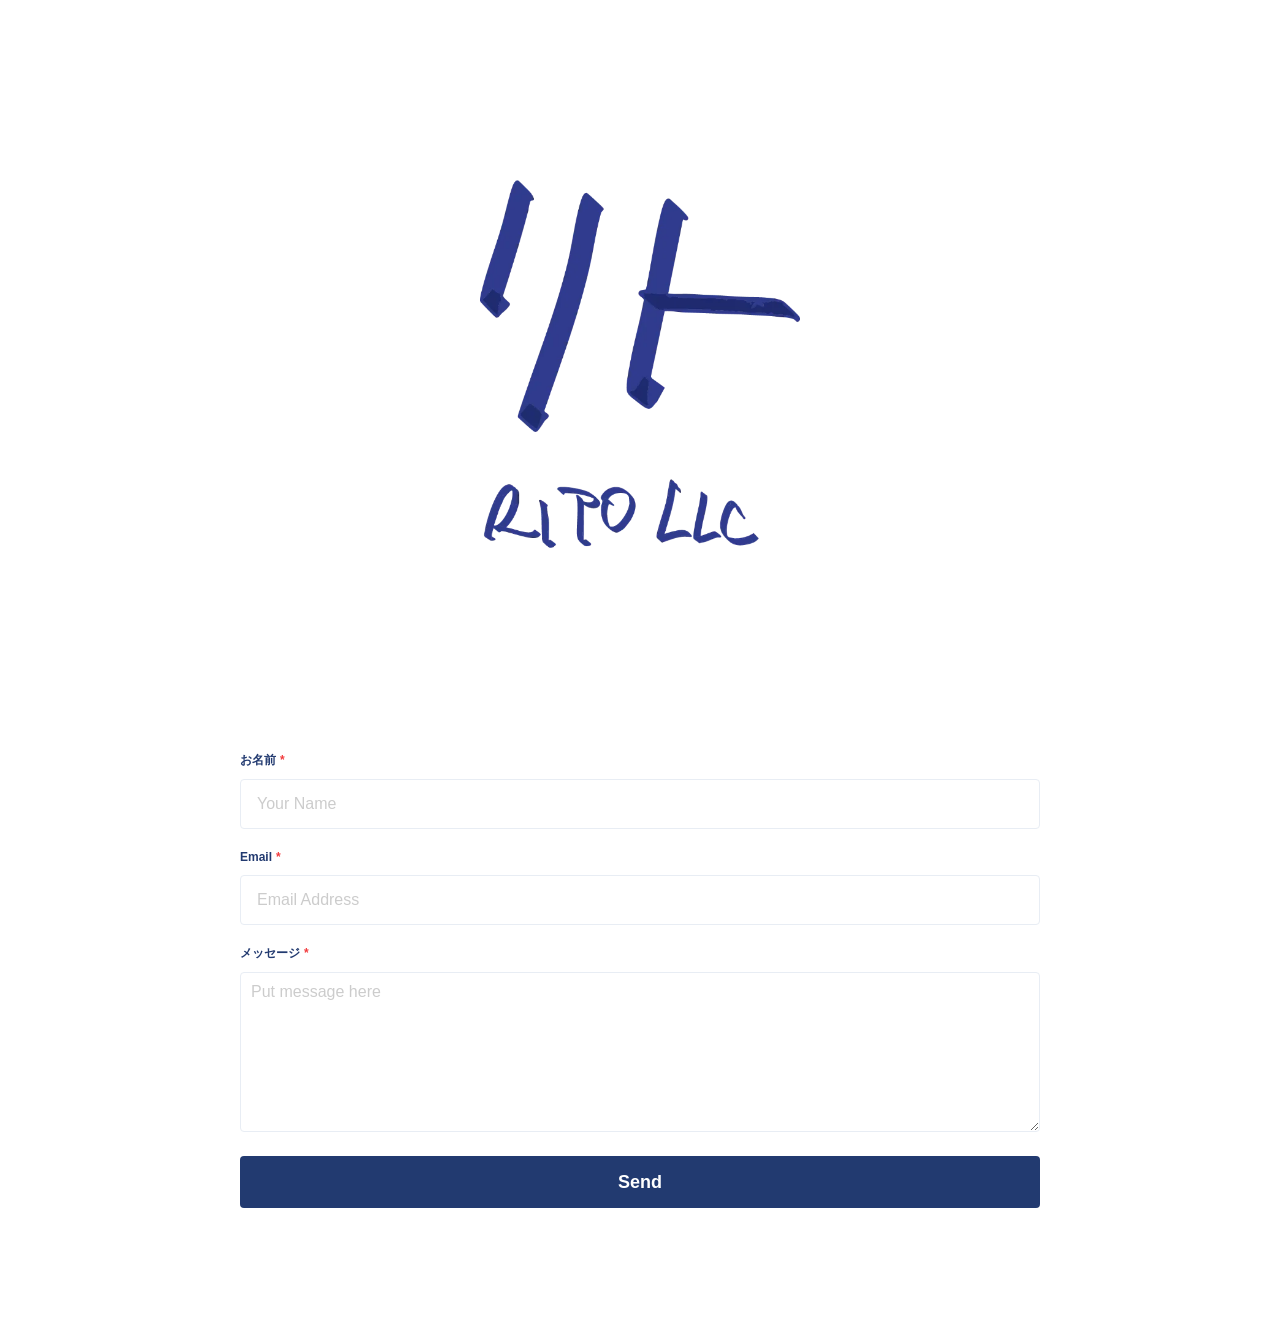
<file: index.html>
<!DOCTYPE html>
<html lang="ja">
<head>
  <meta charset="utf-8">
  <meta name="viewport" content="width=device-width, initial-scale=1">
  <title>リト｜八丈島の。</title>
  <meta name="description" content="八丈島の都市空間構造観測所。">
  <meta property="og:title" content="リト｜八丈島の。">
  <meta property="og:description" content="八丈島の都市空間構造観測所。">
  <meta property="og:type" content="website">
  <meta property="og:image" content="/assets/66acf4cf-75be-45fc-ae56-dbfd4cc2d61a.png">
  <meta name="twitter:card" content="summary_large_image">
  <meta name="twitter:image" content="/assets/66acf4cf-75be-45fc-ae56-dbfd4cc2d61a.png">
  <link rel="icon" type="image/png" href="/assets/4c559800-6c1a-4664-af5f-c1209f299569.png">
  <link rel="apple-touch-icon" type="image/png" href="/assets/4c559800-6c1a-4664-af5f-c1209f299569.png">
  <style>
    :root {
      --ink: #223a70;
      --text: #1f2f55;
      --muted: #8d98ad;
      --line: #e8edf4;
      --paper: #ffffff;
      --bg: #ffffff;
      --accent: #223a70;
      --accent-hover: #1b2f5a;
      --ok-bg: #f4faf5;
      --ok-line: #d7e7d9;
    }

    * {
      box-sizing: border-box;
    }

    html,
    body {
      margin: 0;
      background: var(--bg);
      color: var(--text);
      font-family: "Helvetica Neue", Arial, "Hiragino Sans", "Noto Sans JP", sans-serif;
    }

    body {
      min-height: 100vh;
    }

    .page {
      width: min(100%, 980px);
      margin: 0 auto;
      padding: 180px 24px 120px;
    }

    .hero {
      display: grid;
      justify-items: center;
      gap: 18px;
      margin-bottom: 204px;
    }

    .hero img {
      display: block;
      width: min(100%, 320px);
      height: auto;
    }

    .contact {
      width: min(100%, 800px);
      margin: 0 auto;
    }

    .notice {
      display: none;
      margin: 0 0 18px;
      padding: 13px 16px;
      border: 1px solid var(--ok-line);
      border-radius: 4px;
      background: var(--ok-bg);
      color: var(--text);
      font-size: 14px;
      line-height: 1.7;
    }

    .notice.is-visible {
      display: block;
    }

    form {
      margin: 0;
    }

    .field {
      margin: 0 0 20px;
    }

    .field-label {
      display: flex;
      align-items: center;
      gap: 4px;
      margin: 0 0 10px;
      color: var(--ink);
      font-size: 12px;
      font-weight: 700;
      line-height: 1.4;
    }

    .required {
      color: #f23a3c;
    }

    input,
    textarea,
    button {
      font: inherit;
    }

    input,
    textarea {
      width: 100%;
      border: 1px solid var(--line);
      border-radius: 4px;
      background: var(--paper);
      color: #333333;
      box-shadow: none;
      outline: none;
      transition: border-color 0.18s ease, box-shadow 0.18s ease;
    }

    input {
      height: 50px;
      padding: 10px 16px;
    }

    textarea {
      min-height: 160px;
      padding: 10px;
      resize: vertical;
    }

    input::placeholder,
    textarea::placeholder {
      color: #cccccc;
    }

    input:focus,
    textarea:focus {
      border-color: rgba(34, 58, 112, 0.35);
      box-shadow: 0 0 0 3px rgba(34, 58, 112, 0.08);
    }

    .actions {
      margin-top: 20px;
    }

    button {
      display: inline-flex;
      align-items: center;
      justify-content: center;
      width: 100%;
      min-height: 52px;
      border: 0;
      border-radius: 4px;
      background: var(--accent);
      color: #ffffff;
      font-size: 18px;
      font-weight: 700;
      line-height: 1;
      cursor: pointer;
      transition: background 0.18s ease, transform 0.18s ease;
    }

    button:hover {
      background: var(--accent-hover);
    }

    button:active {
      transform: translateY(1px);
    }

    .hp {
      position: absolute;
      left: -9999px;
      width: 1px;
      height: 1px;
      overflow: hidden;
    }

    @media (max-width: 640px) {
      .page {
        padding: 200px max(24px, 12.8vw) 84px;
      }

      .hero {
        gap: 14px;
        margin-bottom: 254px;
      }

      .hero img {
        width: min(100%, 200px);
      }

      button {
        font-size: 16px;
      }
    }
  </style>
</head>
<body>
  <main class="page">
    <section class="hero" aria-label="RITO LLC">
      <img src="/assets/rito-logo.png" alt="リト">
    </section>

    <section class="contact" aria-label="お問い合わせフォーム">
      <p class="notice" id="contact-success">送信が完了しました。</p>

      <form action="https://formsubmit.co/ritolab8@gmail.com" method="POST" accept-charset="UTF-8">
        <input type="hidden" name="_subject" value="リト｜八丈島の。お問い合わせ">
        <input type="hidden" name="_captcha" value="false">
        <input type="hidden" name="_template" value="table">
        <input type="hidden" name="_next" value="https://hachijojima.jp/?contact=sent">
        <input type="hidden" name="_replyto" id="replyto-field" value="">
        <input class="hp" type="text" name="_honey" tabindex="-1" autocomplete="off">

        <div class="field">
          <label for="name" class="field-label">お名前 <span class="required">*</span></label>
          <input id="name" name="name" type="text" placeholder="Your Name" autocomplete="name" required>
        </div>

        <div class="field">
          <label for="email" class="field-label">Email <span class="required">*</span></label>
          <input id="email" name="email" type="email" placeholder="Email Address" autocomplete="email" required>
        </div>

        <div class="field">
          <label for="message" class="field-label">メッセージ <span class="required">*</span></label>
          <textarea id="message" name="message" placeholder="Put message here" required></textarea>
        </div>

        <div class="actions">
          <button type="submit">Send</button>
        </div>
      </form>
    </section>
  </main>

  <script>
    (function () {
      var params = new URLSearchParams(window.location.search);
      var form = document.querySelector("form");
      var email = document.getElementById("email");
      var replyTo = document.getElementById("replyto-field");
      if (form && email && replyTo) {
        form.addEventListener("submit", function () {
          replyTo.value = email.value.trim();
        });
      }
      if (params.get("contact") !== "sent") return;
      var notice = document.getElementById("contact-success");
      if (notice) notice.classList.add("is-visible");
      params.delete("contact");
      var next = window.location.pathname + (params.toString() ? "?" + params.toString() : "") + window.location.hash;
      window.history.replaceState({}, "", next);
    })();
  </script>
</body>
</html>
</file>
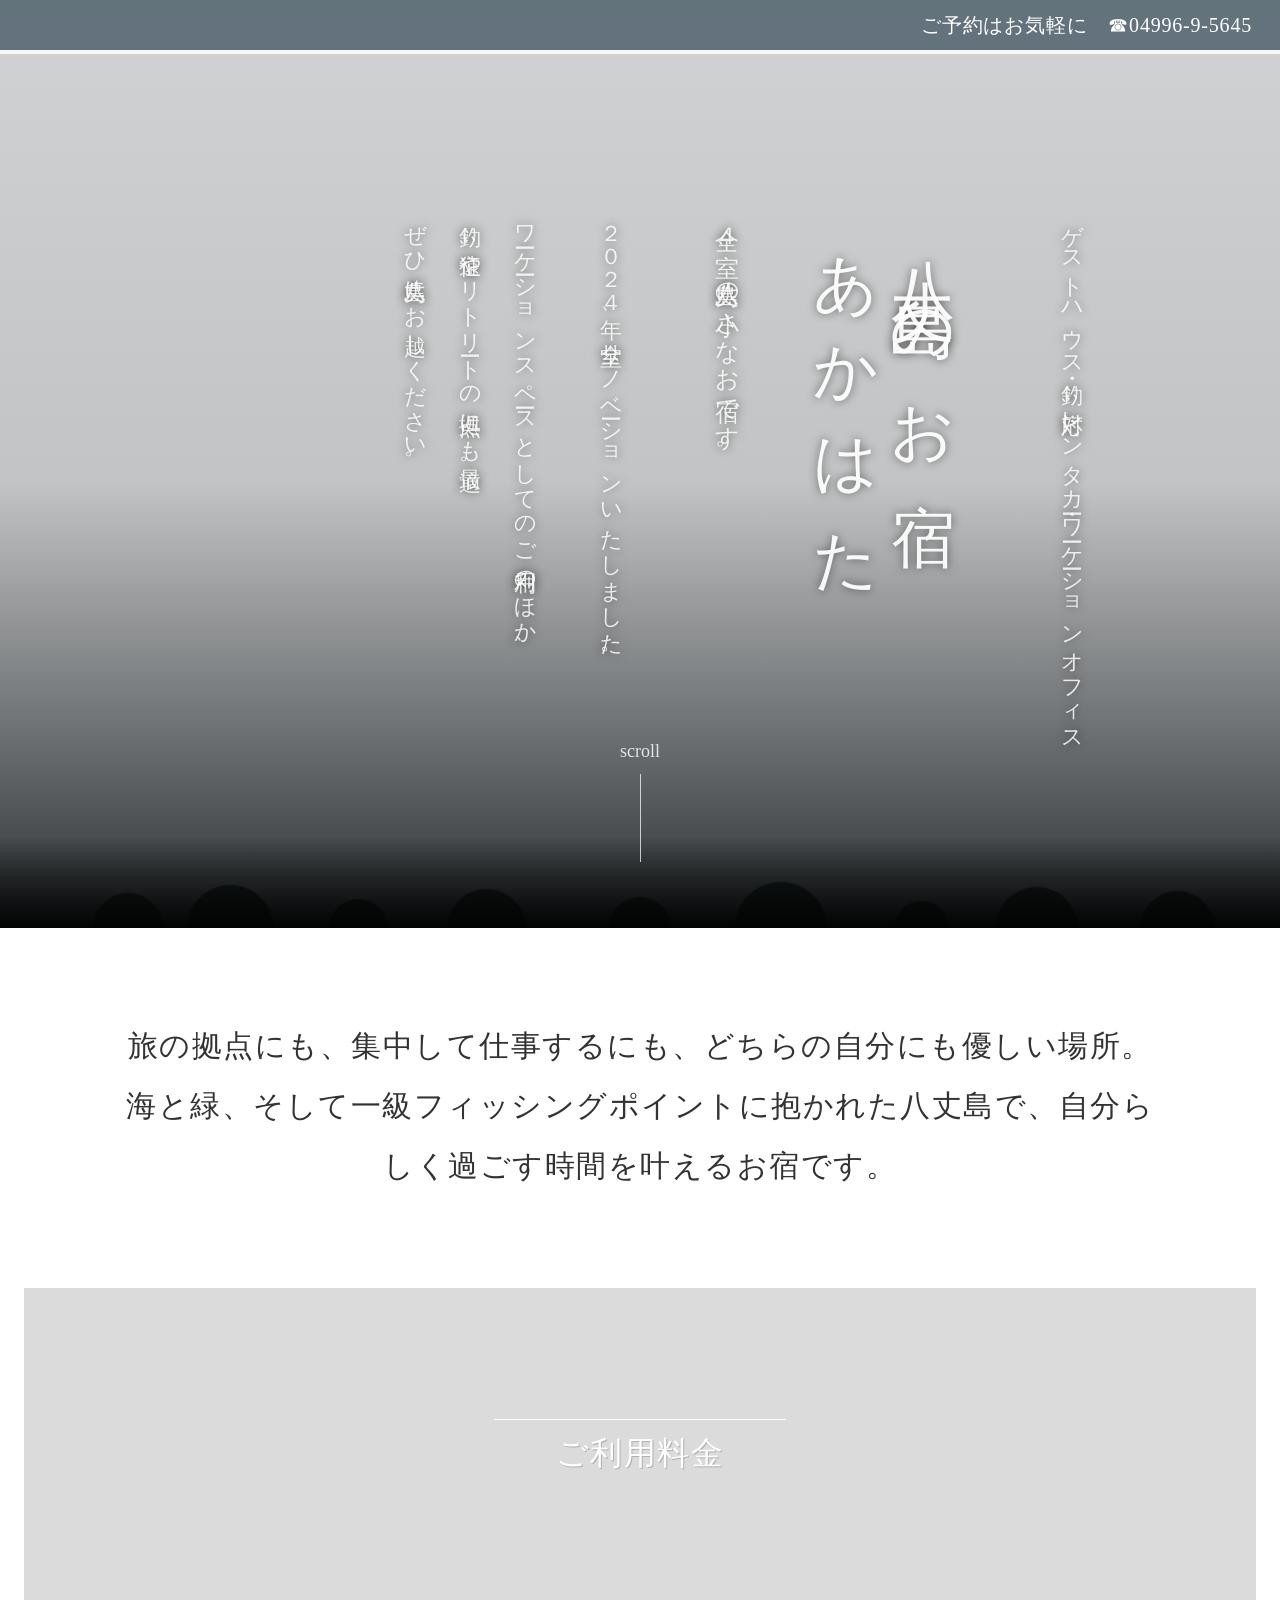
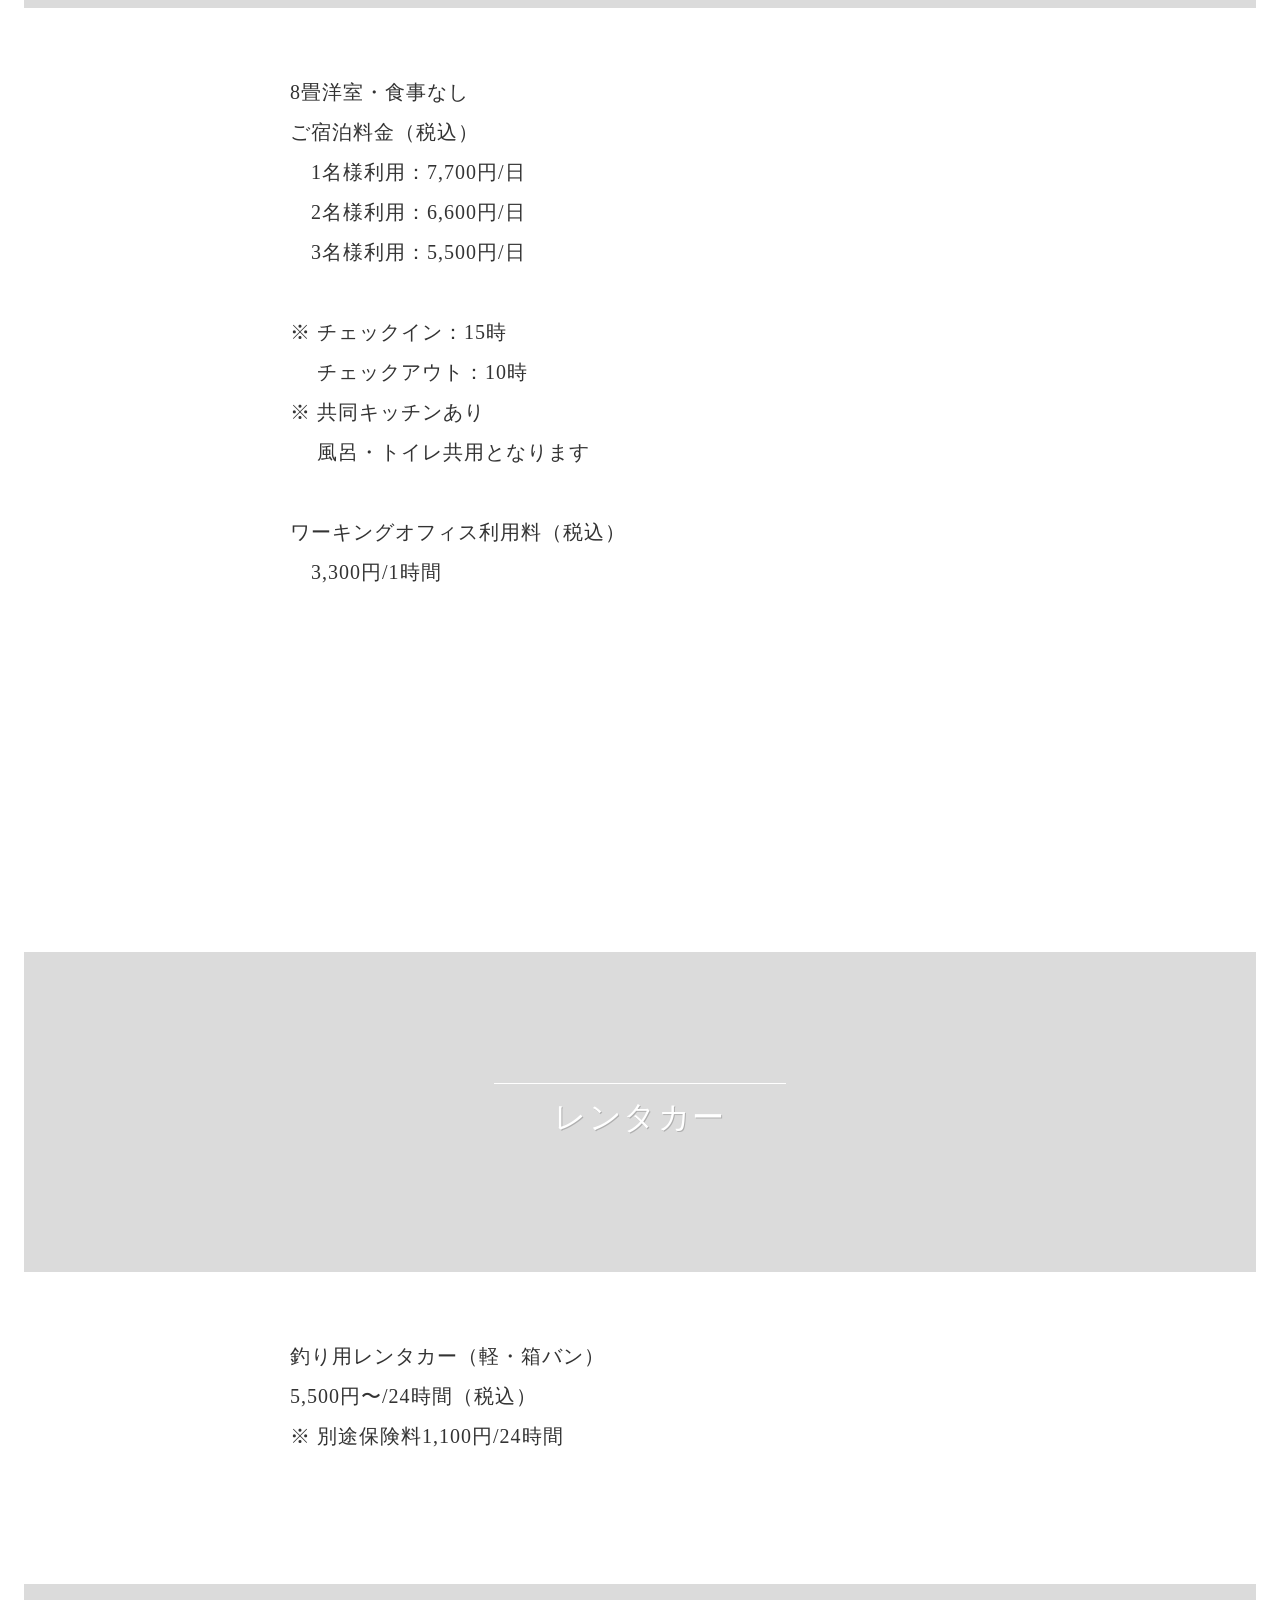
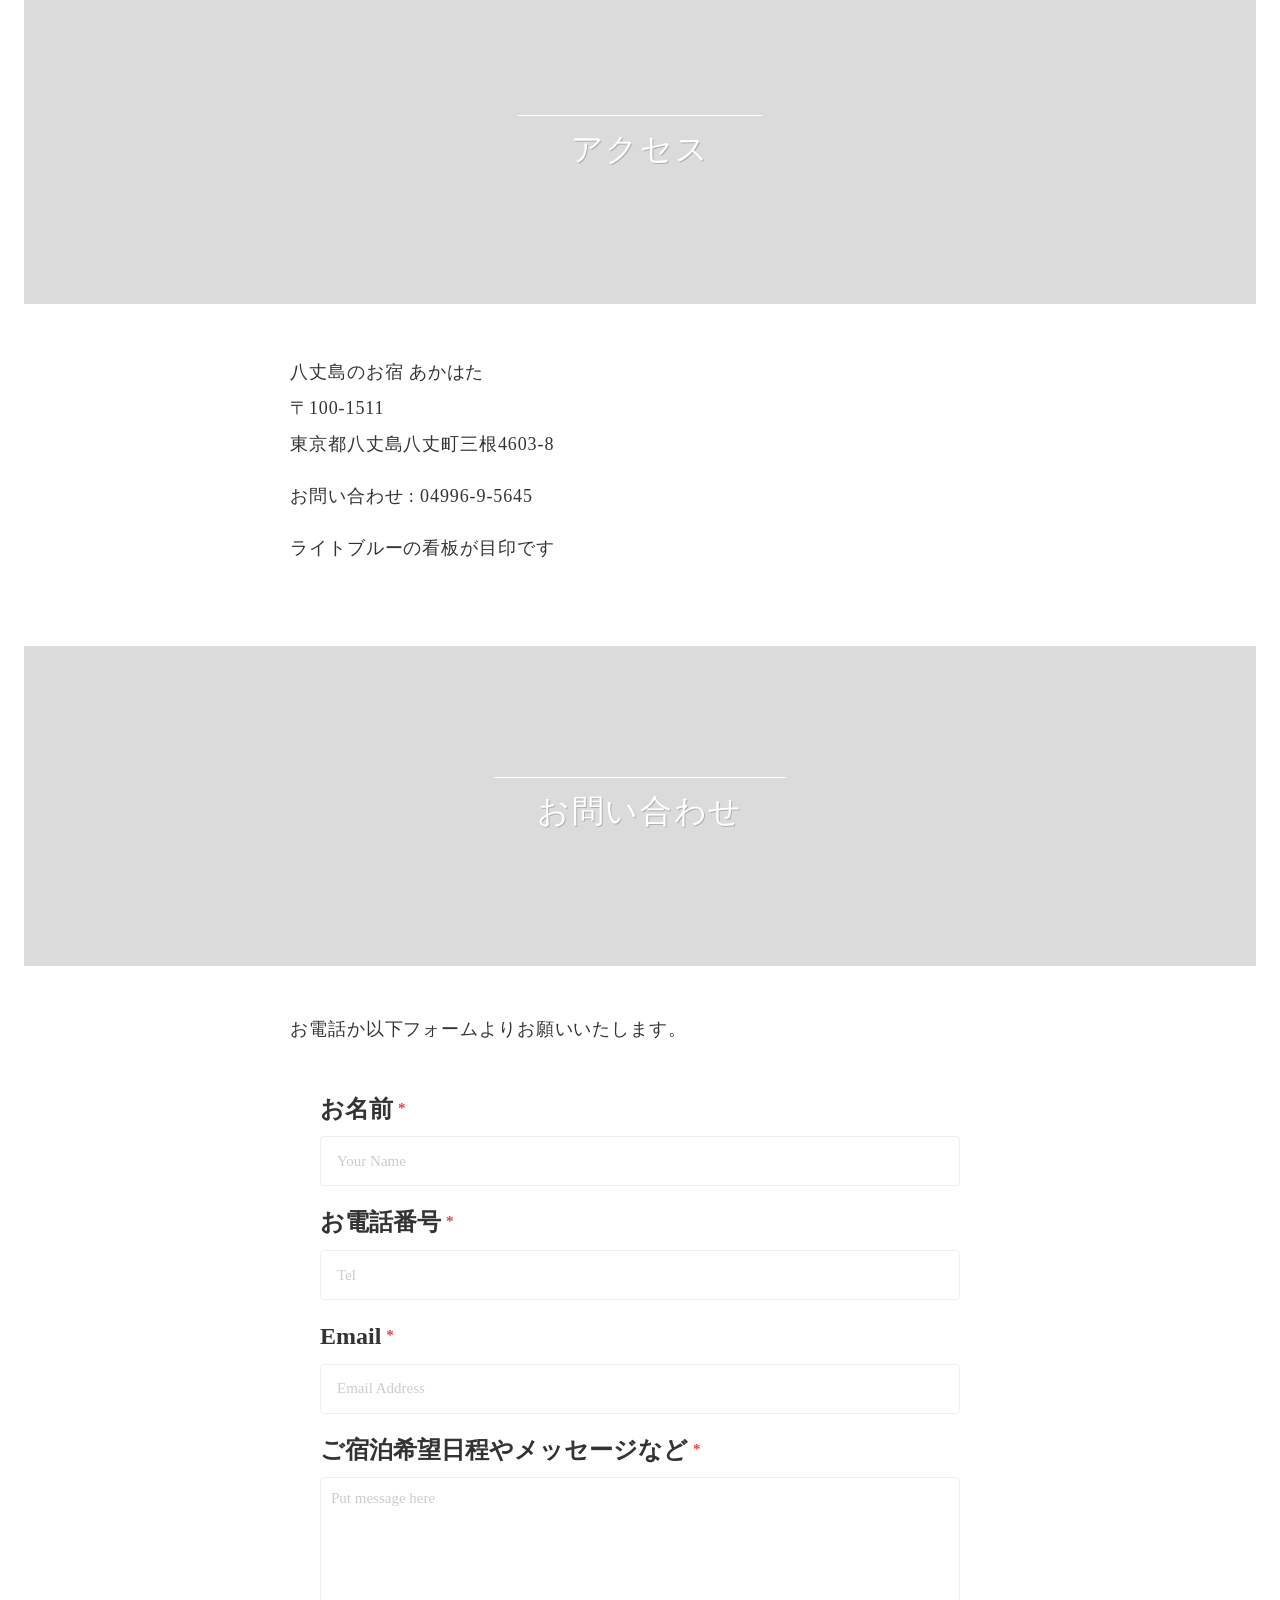
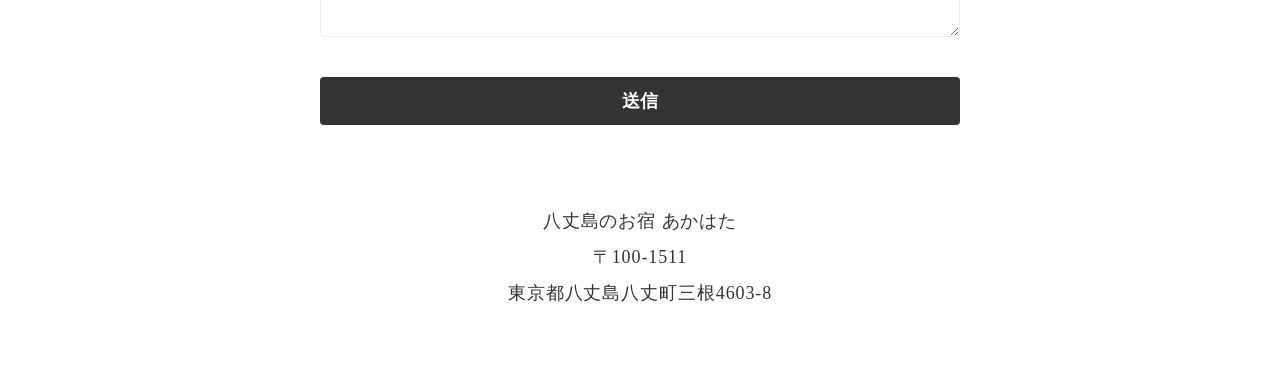
<file: akahata/index.html>
<!DOCTYPE html>
<html lang="ja">
<head>
  <meta charset="utf-8">
  <meta name="viewport" content="width=device-width, initial-scale=1">
  <title>八丈島のお宿 あかはた</title>
  <meta name="description" content="空港から車で3分。旅の拠点にもワーケーションにも最適。八丈島の自然に寄り添う、全室リノベーション済・穴場の4室ゲストハウス。">
  <meta name="robots" content="all">
  <meta property="og:site_name" content="八丈島ポータル">
  <meta property="og:title" content="八丈島のお宿 あかはた">
  <meta property="og:image" content="https://storage.googleapis.com/production-os-assets/assets/877a7855-2dd7-4d25-ba19-9d1eb8c2ac3c">
  <meta property="og:description" content="空港から車で3分。旅の拠点にもワーケーションにも最適。八丈島の自然に寄り添う、全室リノベーション済・穴場の4室ゲストハウス。">
  <meta property="og:type" content="website">
  <meta property="og:url" content="https://hachijojima.github.io/akahata">
  <meta name="twitter:card" content="summary_large_image">
  <meta name="twitter:image" content="https://storage.googleapis.com/production-os-assets/assets/877a7855-2dd7-4d25-ba19-9d1eb8c2ac3c">
  <meta name="apple-mobile-web-app-title" content="八丈島のお宿 あかはた">
  <meta name="format-detection" content="telephone=no,email=no,address=no">
  <meta name="chrome" content="nointentdetection">
  <meta name="google-site-verification" content="BhlKZiJm5MRi7SEJtQ8X_hdkLwExiS6X6u0oalGSD2M">
  <link rel="icon" type="image/png" href="https://storage.googleapis.com/production-os-assets/assets/e3120cc1-02fc-43c3-9c28-8233d1b6adad">
  <link rel="apple-touch-icon" type="image/png" href="https://storage.googleapis.com/production-os-assets/assets/e3120cc1-02fc-43c3-9c28-8233d1b6adad">
  <style>
    :root {
      --bg: #ffffff;
      --ink: #333333;
      --line: #eeeeee;
      --hero-ink: rgba(255, 255, 255, 0.94);
      --hero-sub: rgba(255, 255, 255, 0.84);
      --hero-bar: rgba(95, 111, 120, 0.96);
      --max: 1280px;
      --content: 700px;
      --font: "Hiragino Mincho ProN", "Yu Mincho", "Noto Serif JP", serif;
    }

    * {
      box-sizing: border-box;
    }

    html {
      scroll-behavior: smooth;
    }

    body {
      margin: 0;
      background: var(--bg);
      color: var(--ink);
      font-family: var(--font);
    }

    a {
      color: inherit;
      text-decoration: none;
    }

    .top-call {
      position: fixed;
      inset: 0 0 auto;
      z-index: 50;
      display: flex;
      justify-content: flex-end;
      padding: 0 28px;
      background: var(--hero-bar);
      color: #fff;
      font-size: 20px;
      line-height: 2.5;
      letter-spacing: 0.04em;
      border-bottom: 4px solid rgba(255, 255, 255, 0.96);
    }

    .hero {
      position: relative;
      min-height: 100svh;
      overflow: hidden;
      background:
        linear-gradient(180deg, rgba(1, 6, 10, 0.18) 0%, rgba(1, 7, 11, 0.24) 52%, rgba(1, 7, 11, 0.84) 100%),
        url("https://images.unsplash.com/photo-1435224654926-ecc9f7fa028c?crop=entropy&cs=tinysrgb&fit=max&fm=jpg&ixid=M3w2MzQ2fDB8MXxzZWFyY2h8MTR8fE5hdHVyZXxlbnwwfHx8fDE3NDcyMjA0MTZ8MA&ixlib=rb-4.1.0&q=80&w=1600") center center / cover no-repeat;
    }

    .section-spacious {
      padding-top: 128px;
    }

    .section-tight {
      padding-top: 64px;
    }

    .hero::after {
      content: "";
      position: absolute;
      inset: auto 0 0;
      height: 92px;
      background:
        linear-gradient(180deg, rgba(0, 0, 0, 0) 0, rgba(0, 0, 0, 0.95) 100%),
        radial-gradient(circle at 10% 100%, rgba(20, 27, 27, 0.95) 0 34px, transparent 36px),
        radial-gradient(circle at 18% 100%, rgba(20, 27, 27, 0.98) 0 42px, transparent 44px),
        radial-gradient(circle at 28% 100%, rgba(20, 27, 27, 0.98) 0 28px, transparent 30px),
        radial-gradient(circle at 38% 100%, rgba(20, 27, 27, 0.98) 0 38px, transparent 40px),
        radial-gradient(circle at 50% 100%, rgba(20, 27, 27, 0.98) 0 30px, transparent 32px),
        radial-gradient(circle at 61% 100%, rgba(20, 27, 27, 0.98) 0 45px, transparent 47px),
        radial-gradient(circle at 72% 100%, rgba(20, 27, 27, 0.98) 0 26px, transparent 28px),
        radial-gradient(circle at 81% 100%, rgba(20, 27, 27, 0.98) 0 40px, transparent 42px),
        radial-gradient(circle at 92% 100%, rgba(20, 27, 27, 0.98) 0 36px, transparent 38px);
      pointer-events: none;
    }

    .hero-inner {
      position: relative;
      z-index: 1;
      width: min(100%, var(--max));
      margin: 0 auto;
      min-height: 100svh;
      padding: 84px 56px 54px;
      display: grid;
      grid-template-rows: 1fr auto;
    }

    .hero-columns {
      display: flex;
      justify-content: center;
      align-items: flex-start;
      gap: 0;
      padding-top: 126px;
      padding-left: 288px;
    }

    .vtext {
      writing-mode: vertical-rl;
      text-orientation: mixed;
      margin: 0;
      color: var(--hero-sub);
      font-size: 22px;
      font-weight: 400;
      letter-spacing: 0.05em;
      line-height: 2.5;
      text-shadow: 0 0 10px rgba(0, 0, 0, 0.5);
    }

    .hero-title {
      writing-mode: vertical-rl;
      text-orientation: mixed;
      margin: 0;
      color: var(--hero-ink);
      font-size: 64px;
      font-weight: 400;
      letter-spacing: 0.3em;
      line-height: 1.2;
      text-shadow: 0 0 10px rgba(0, 0, 0, 0.5);
      margin-right: 50px;
    }

    .hero-kicker {
      width: 90px;
      margin-right: 80px;
      line-height: 2.5;
    }

    .hero-support {
      margin-right: 50px;
      font-size: 24px;
      line-height: 2.5;
    }

    .hero-short {
      width: 80px;
      margin-right: 64px;
      line-height: 2;
    }

    .hero-footer {
      display: flex;
      justify-content: center;
      align-items: end;
      padding-bottom: 12px;
    }

    .scroll {
      display: inline-flex;
      flex-direction: column;
      align-items: center;
      gap: 14px;
      color: rgba(255, 255, 255, 0.82);
      font-size: 18px;
      line-height: 1;
    }

    .scroll::after {
      content: "";
      width: 1px;
      height: 88px;
      background: rgba(255, 255, 255, 0.72);
    }

    .intro {
      max-width: 1080px;
      margin: 0 auto;
      padding: 88px 24px 92px;
      text-align: center;
      font-size: 30px;
      line-height: 2;
      letter-spacing: 0.05em;
    }

    .stack {
      width: min(calc(100% - 48px), var(--max));
      margin: 0 auto;
    }

    .image-card {
      position: relative;
      min-height: 320px;
      overflow: hidden;
      background-position: center;
      background-size: cover;
      background-repeat: no-repeat;
    }

    .image-card--pricing {
      background-image: url("https://images.unsplash.com/photo-1488921618671-463b781ac428?crop=entropy&cs=tinysrgb&fit=max&fm=jpg&ixid=M3w2MzQ2fDB8MXxzZWFyY2h8MjN8fE5hdHVyZXxlbnwwfHx8fDE3NDcxODU3NjJ8MA&ixlib=rb-4.1.0&q=80&w=1400");
    }

    .image-card--rental {
      background-image: url("https://images.unsplash.com/photo-1475924156734-496f6cac6ec1?crop=entropy&cs=tinysrgb&fit=max&fm=jpg&ixid=M3w2MzQ2fDB8MXxzZWFyY2h8MTA5fHxOYXR1cmV8ZW58MHx8fHwxNzQ3Mjc5ODQ3fDA&ixlib=rb-4.1.0&q=80&w=1400");
    }

    .image-card--access {
      background-image: url("https://images.unsplash.com/photo-1499748926165-1085fc69e9fc?crop=entropy&cs=tinysrgb&fit=max&fm=jpg&ixid=M3w2MzQ2fDB8MXxzZWFyY2h8Nzh8fE5hdHVyZXxlbnwwfHx8fDE3NDcxOTYwMjJ8MA&ixlib=rb-4.1.0&q=80&w=1400");
    }

    .image-card--contact {
      background-image: url("https://images.unsplash.com/photo-1621849400072-f554417f7051?crop=entropy&cs=tinysrgb&fit=max&fm=jpg&ixid=M3w2MzQ2fDB8MXxzZWFyY2h8MTYwfHxOYXR1cmV8ZW58MHx8fHwxNzQ3Mjc5ODg0fDA&ixlib=rb-4.1.0&q=80&w=1400");
    }

    .image-card::before {
      content: "";
      position: absolute;
      inset: 0;
      background: rgba(0, 0, 0, 0.14);
    }

    .image-card__inner {
      position: absolute;
      inset: 0;
      display: flex;
      align-items: center;
      justify-content: center;
      flex-direction: column;
      padding: 16px;
      color: #fff;
      text-align: center;
    }

    .image-card__line {
      width: 100%;
      max-width: 292px;
      height: 1px;
      background: #fff;
      margin-bottom: 12px;
    }

    .image-card__line--access {
      max-width: 244px;
    }

    .image-card h2 {
      margin: 0;
      color: #fff;
      font-size: 32px;
      font-weight: 400;
      letter-spacing: 0.05em;
      text-shadow: 1px 1px 0 rgba(0, 0, 0, 0.2);
    }

    .copy-block {
      width: min(var(--content), calc(100% - 48px));
      margin: 64px auto 0;
      color: var(--ink);
      font-size: 20px;
      line-height: 2;
      letter-spacing: 0.05em;
      white-space: pre-line;
    }

    .gallery {
      display: grid;
      gap: 16px;
      grid-template-columns: repeat(3, minmax(0, 1fr));
      padding: 64px 0;
    }

    .gallery div {
      min-height: 232px;
      background-position: center;
      background-size: cover;
      background-repeat: no-repeat;
    }

    .gallery__item--stay {
      background-image: url("https://images.unsplash.com/photo-1621849400072-f554417f7051?crop=entropy&cs=tinysrgb&fit=max&fm=jpg&ixid=M3w2MzQ2fDB8MXxzZWFyY2h8MTYwfHxOYXR1cmV8ZW58MHx8fHwxNzQ3Mjc5ODg0fDA&ixlib=rb-4.1.0&q=80&w=1200");
    }

    .gallery__item--island {
      background-image: url("https://images.unsplash.com/photo-1499748926165-1085fc69e9fc?crop=entropy&cs=tinysrgb&fit=max&fm=jpg&ixid=M3w2MzQ2fDB8MXxzZWFyY2h8Nzh8fE5hdHVyZXxlbnwwfHx8fDE3NDcxOTYwMjJ8MA&ixlib=rb-4.1.0&q=80&w=1200");
    }

    .gallery__item--sea {
      background-image: url("https://images.unsplash.com/photo-1435224654926-ecc9f7fa028c?crop=entropy&cs=tinysrgb&fit=max&fm=jpg&ixid=M3w2MzQ2fDB8MXxzZWFyY2h8MTR8fE5hdHVyZXxlbnwwfHx8fDE3NDcyMjA0MTZ8MA&ixlib=rb-4.1.0&q=80&w=1200");
    }

    .address-block {
      width: min(var(--content), calc(100% - 48px));
      margin: 50px auto 0;
      font-size: 18px;
      line-height: 2;
      letter-spacing: 0.05em;
    }

    .address-block p {
      margin: 0 0 16px;
    }

    .contact-lead {
      width: min(var(--content), calc(100% - 100px));
      margin: 50px auto 0;
      color: var(--ink);
      font-size: 18px;
      line-height: 1.5;
      letter-spacing: 0.05em;
    }

    .form-wrap {
      width: min(var(--content), calc(100% - 40px));
      margin: 20px auto 0;
      padding: 30px;
    }

    .notice {
      display: none;
      margin: 0 0 20px;
      color: var(--ink);
      font-size: 18px;
      line-height: 1.5;
    }

    .notice.is-visible {
      display: block;
    }

    form {
      display: grid;
      gap: 0;
    }

    label {
      display: grid;
      gap: 10px;
      margin-bottom: 20px;
    }

    .label-row {
      display: flex;
      align-items: flex-start;
      gap: 5px;
    }

    .label-row span:first-child {
      font-size: 24px;
      font-weight: 700;
      line-height: 1.4;
    }

    .req {
      color: #f23a3c;
      font-size: 15px;
      font-weight: 700;
      line-height: 1.4;
      transform: translateY(5px);
    }

    input,
    textarea,
    button {
      font: inherit;
    }

    input,
    textarea {
      width: 100%;
      border: 1px solid var(--line);
      border-radius: 4px;
      background: #fff;
      color: var(--ink);
      font-family: var(--font);
      font-size: 15px;
      font-weight: 400;
      line-height: 1.4;
      padding: 10px 16px;
      outline: none;
    }

    input {
      height: 50px;
    }

    textarea {
      min-height: 160px;
      padding: 10px;
      resize: vertical;
    }

    input::placeholder,
    textarea::placeholder {
      color: #cccccc;
    }

    .submit {
      margin-top: 20px;
      width: 100%;
      border: 0;
      border-radius: 4px;
      background: #333333;
      padding: 15px;
      color: #ffffff;
      font-size: 18px;
      font-weight: 700;
      line-height: 1;
      cursor: pointer;
    }

    .hp {
      position: absolute;
      left: -9999px;
      width: 1px;
      height: 1px;
      overflow: hidden;
    }

    footer {
      padding: 48px 24px 72px;
      text-align: center;
      font-size: 18px;
      line-height: 2;
      letter-spacing: 0.05em;
    }

    @media (max-width: 840px) {
      .top-call {
        justify-content: center;
        padding: 0 14px;
        font-size: 16px;
        line-height: 2.5;
      }

      .hero-inner {
        padding: 58px 16px 44px;
      }

      .hero-columns {
        gap: 0;
        padding-top: 72px;
        padding-left: 58px;
      }

      .vtext {
        font-size: 13px;
        line-height: 1.6;
      }

      .hero-title {
        font-size: 36px;
        line-height: 1.2;
        margin-right: 18px;
      }

      .hero-kicker {
        width: 43px;
        margin-right: 0;
        font-size: 13px;
        line-height: 1.6;
      }

      .hero-support {
        margin-right: 18px;
        font-size: 18px;
        line-height: 1.6;
      }

      .hero-short {
        width: auto;
        margin-right: 18px;
        font-size: 18px;
        line-height: 1.6;
      }

      .scroll {
        font-size: 14px;
      }

      .scroll::after {
        height: 72px;
      }

      .intro {
        padding: 60px 20px 60px;
        font-size: 20px;
        line-height: 1.95;
      }

      .image-card {
        min-height: 240px;
      }

      .image-card__line {
        max-width: 196px;
      }

      .image-card__line--access {
        max-width: 196px;
      }

      .image-card h2 {
        font-size: 24px;
      }

      .copy-block {
        width: min(calc(100% - 32px), 100%);
        margin-top: 64px;
        font-size: 18px;
      }

      .gallery {
        gap: 10px;
        padding: 40px 0;
      }

      .gallery div {
        min-height: 104px;
      }

      .address-block {
        width: min(calc(100% - 32px), 100%);
        font-size: 16px;
      }

      .contact-lead {
        width: min(calc(100% - 32px), 100%);
        margin: 40px auto 0;
        font-size: 18px;
      }

      .form-wrap {
        width: min(calc(100% - 40px), 100%);
        padding: 0;
      }

      .label-row span:first-child {
        font-size: 20px;
      }
    }
  </style>
</head>
<body>
  <div class="top-call">
    <a href="tel:0499695645">ご予約はお気軽に　☎04996-9-5645</a>
  </div>

  <header class="hero" id="top">
    <div class="hero-inner">
      <div class="hero-columns">
        <p class="vtext">ぜひ八丈島にお越しください。</p>
        <p class="vtext">釣り遠征やリトリートの拠点にも最適。</p>
        <p class="vtext">ワーケーションスペースとしてのご利用のほか、</p>
        <p class="vtext hero-short">２０２４年、全室リノベーションいたしました。</p>
        <p class="vtext hero-support">全４室、八丈島の小さなお宿です。</p>
        <h1 class="hero-title">八丈島のお宿<br>あかはた</h1>
        <p class="vtext hero-kicker">ゲストハウス・釣り対応レンタカー・ワーケーションオフィス</p>
      </div>

      <div class="hero-footer">
        <div class="scroll">scroll</div>
      </div>
    </div>
  </header>

  <section class="intro">
    旅の拠点にも、集中して仕事するにも、どちらの自分にも優しい場所。<br>
    海と緑、そして一級フィッシングポイントに抱かれた八丈島で、自分らしく過ごす時間を叶えるお宿です。
  </section>

  <main class="stack">
    <section id="pricing">
      <div class="image-card image-card--pricing">
        <div class="image-card__inner">
          <div class="image-card__line"></div>
          <h2>ご利用料金</h2>
        </div>
      </div>
      <div class="copy-block">8畳洋室・食事なし
ご宿泊料金（税込）
　1名様利用：7,700円/日
　2名様利用：6,600円/日
　3名様利用：5,500円/日

※ チェックイン：15時
　 チェックアウト：10時
※ 共同キッチンあり
　 風呂・トイレ共用となります

ワーキングオフィス利用料（税込）
　3,300円/1時間</div>
    </section>

    <section class="gallery" aria-label="gallery">
      <div class="gallery__item--stay"></div>
      <div class="gallery__item--island"></div>
      <div class="gallery__item--sea"></div>
    </section>

    <section id="rental">
      <div class="image-card image-card--rental">
        <div class="image-card__inner">
          <div class="image-card__line"></div>
          <h2>レンタカー</h2>
        </div>
      </div>
      <div class="copy-block">釣り用レンタカー（軽・箱バン）
5,500円〜/24時間（税込）
※ 別途保険料1,100円/24時間</div>
    </section>

    <section class="section-spacious" id="access">
      <div class="image-card image-card--access">
        <div class="image-card__inner">
          <div class="image-card__line image-card__line--access"></div>
          <h2>アクセス</h2>
        </div>
      </div>
      <div class="address-block">
        <p>八丈島のお宿 あかはた<br>〒100-1511<br>東京都八丈島八丈町三根4603-8</p>
        <p><a href="tel:0499695645">お問い合わせ : 04996-9-5645</a></p>
        <p>ライトブルーの看板が目印です</p>
      </div>
    </section>

    <section class="section-tight" id="contact">
      <div class="image-card image-card--contact">
        <div class="image-card__inner">
          <div class="image-card__line"></div>
          <h2>お問い合わせ</h2>
        </div>
      </div>
      <div class="contact-lead">お電話か以下フォームよりお願いいたします。</div>

      <div class="form-wrap">
        <p class="notice" id="contact-success">送信が完了しました。</p>

        <form action="https://formsubmit.co/byakuhodo@gmail.com" method="POST" accept-charset="UTF-8">
          <input type="hidden" name="_subject" value="八丈島のお宿 あかはた お問い合わせ">
          <input type="hidden" name="_captcha" value="false">
          <input type="hidden" name="_template" value="table">
          <input type="hidden" name="_next" value="https://hachijojima.github.io/akahata/?contact=sent">
          <input type="hidden" name="_replyto" id="replyto-field" value="">
          <input class="hp" type="text" name="_honey" tabindex="-1" autocomplete="off">

          <label>
            <span class="label-row"><span>お名前</span><span class="req">*</span></span>
            <input name="name" id="name" type="text" placeholder="Your Name" autocomplete="name" required>
          </label>

          <label>
            <span class="label-row"><span>お電話番号</span><span class="req">*</span></span>
            <input name="TEL" id="tel" type="tel" placeholder="Tel" autocomplete="tel" required>
          </label>

          <label>
            <span class="label-row"><span>Email</span><span class="req">*</span></span>
            <input name="email" id="email" type="email" placeholder="Email Address" autocomplete="email" required>
          </label>

          <label>
            <span class="label-row"><span>ご宿泊希望日程やメッセージなど</span><span class="req">*</span></span>
            <textarea name="message" id="message" placeholder="Put message here" required></textarea>
          </label>

          <button class="submit" type="submit">送信</button>
        </form>
      </div>
    </section>
  </main>

  <footer>
    八丈島のお宿 あかはた<br>
    〒100-1511<br>
    東京都八丈島八丈町三根4603-8
  </footer>

  <script>
    (function () {
      var form = document.querySelector("form");
      var email = document.getElementById("email");
      var replyTo = document.getElementById("replyto-field");
      if (form && email && replyTo) {
        form.addEventListener("submit", function () {
          replyTo.value = email.value.trim();
        });
      }

      var params = new URLSearchParams(window.location.search);
      if (params.get("contact") !== "sent") return;
      var notice = document.getElementById("contact-success");
      if (notice) notice.classList.add("is-visible");
      params.delete("contact");
      var next = window.location.pathname + (params.toString() ? "?" + params.toString() : "") + window.location.hash;
      window.history.replaceState({}, "", next);
    })();
  </script>
</body>
</html>
</file>
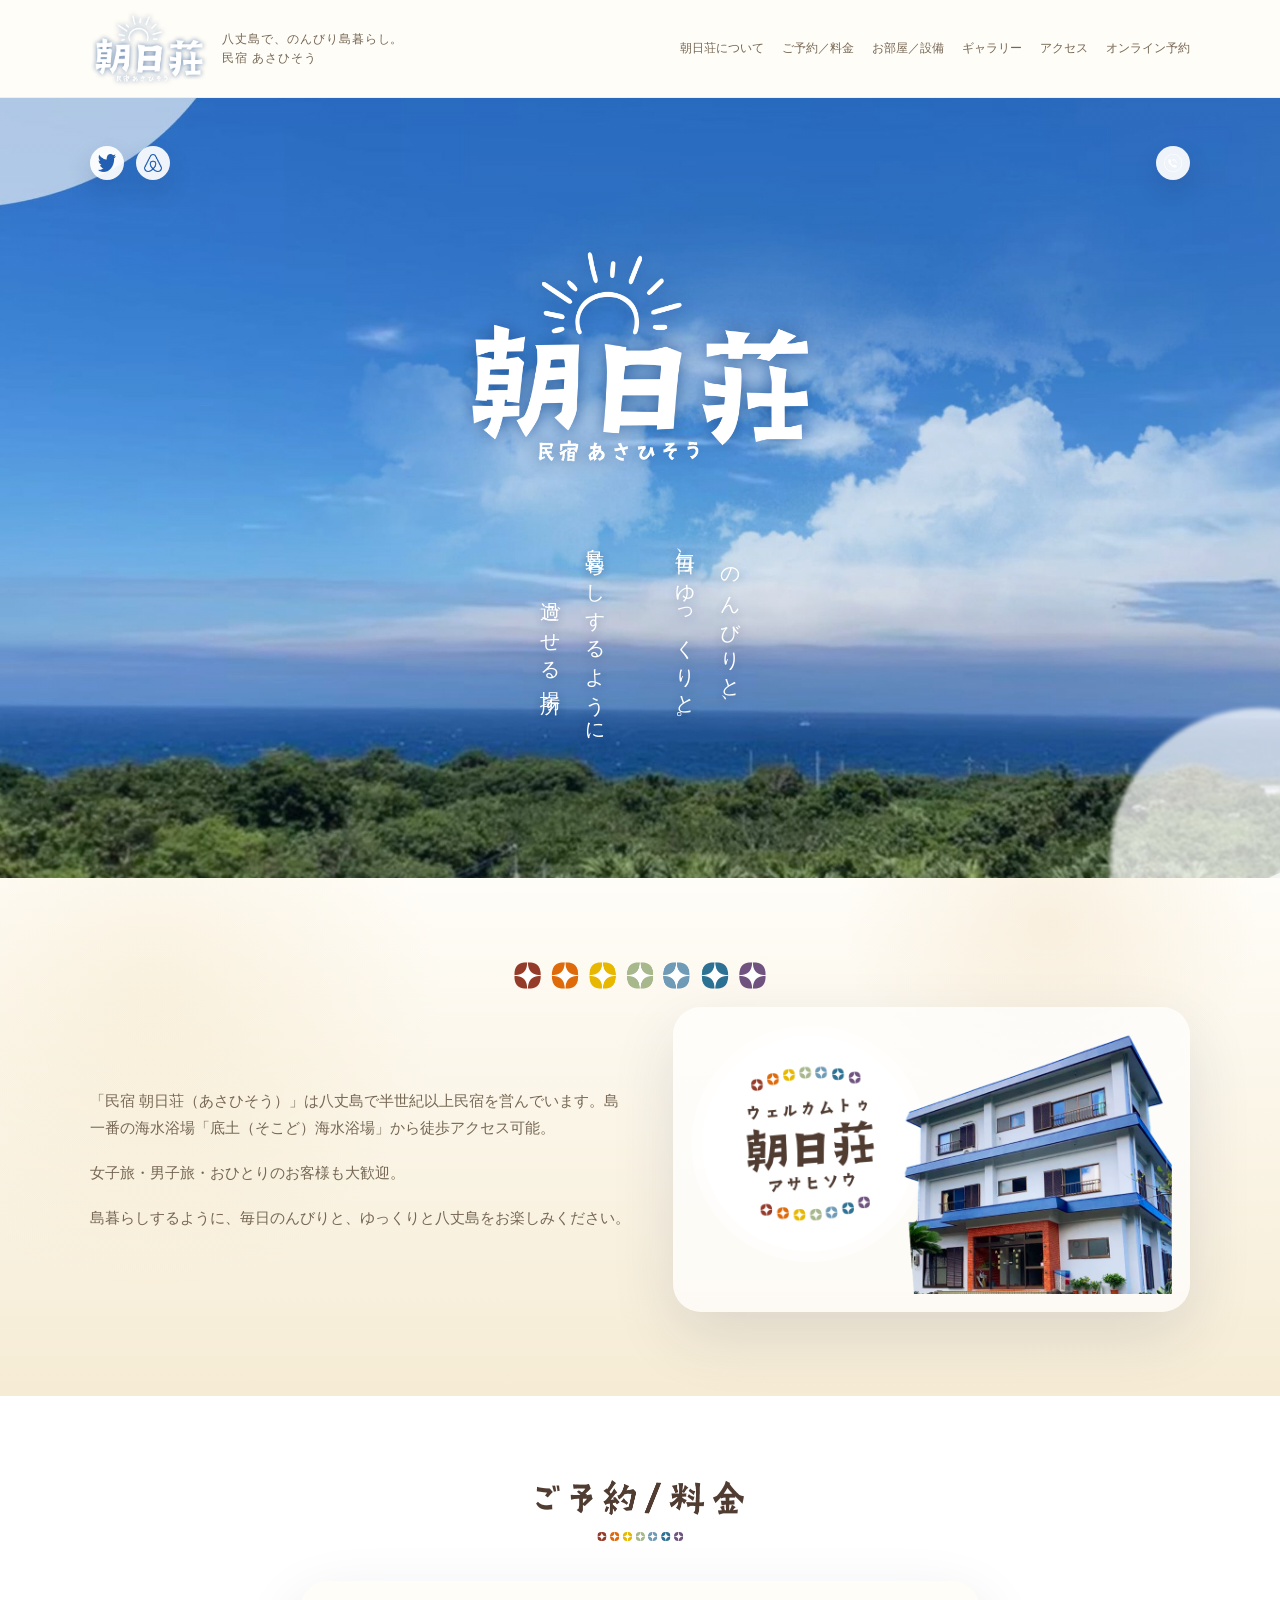
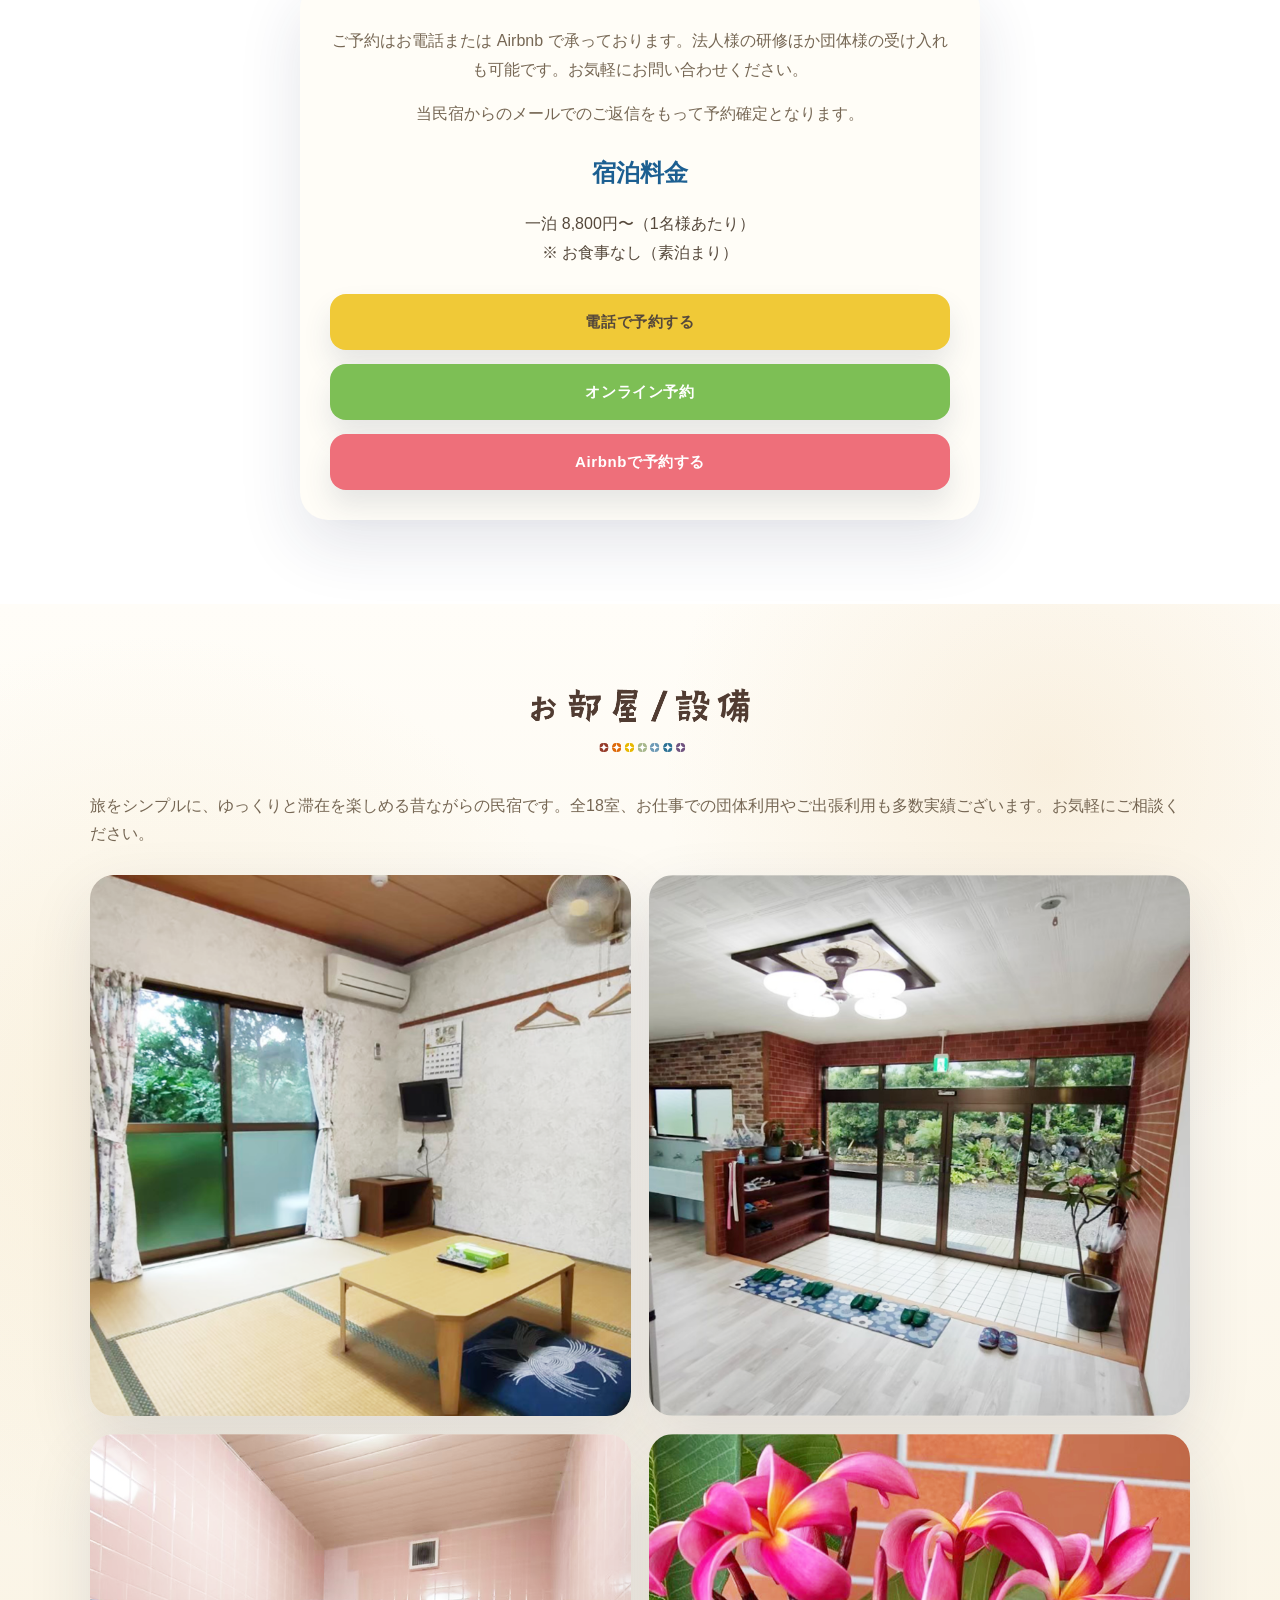
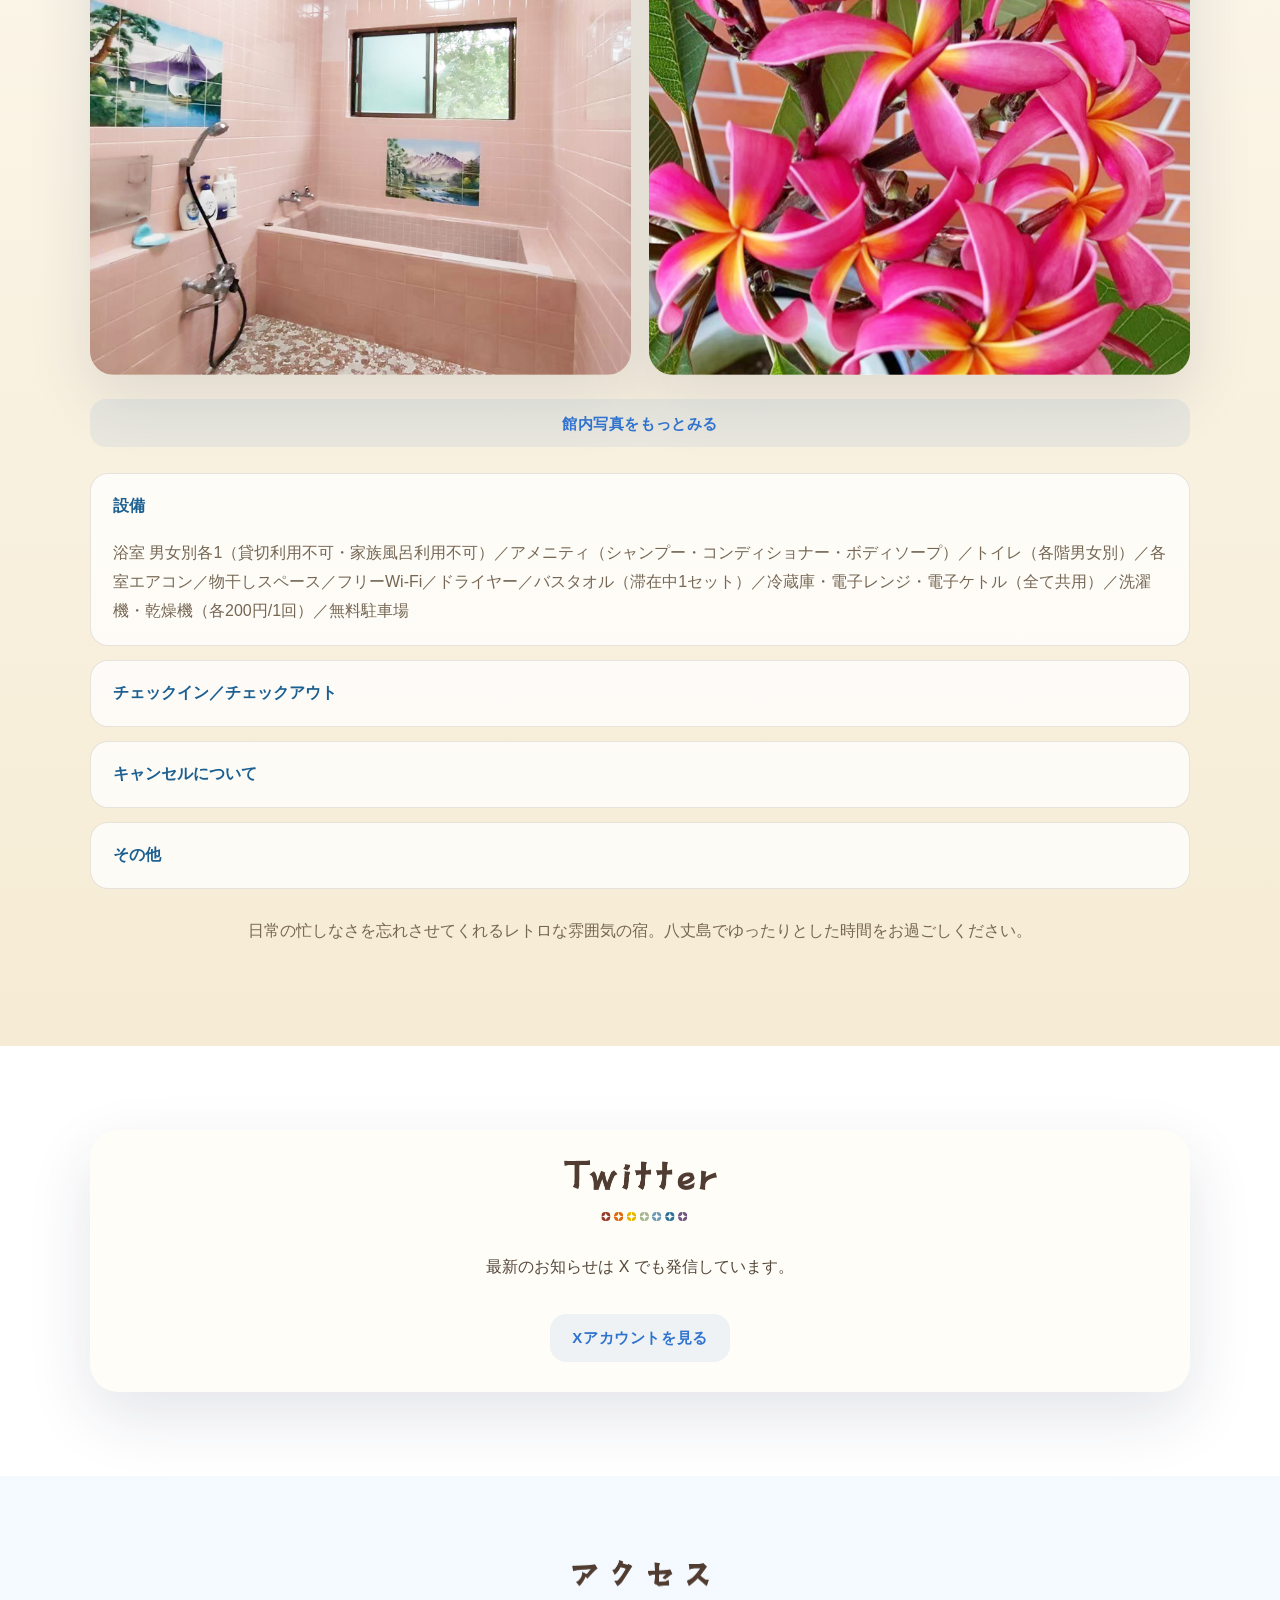
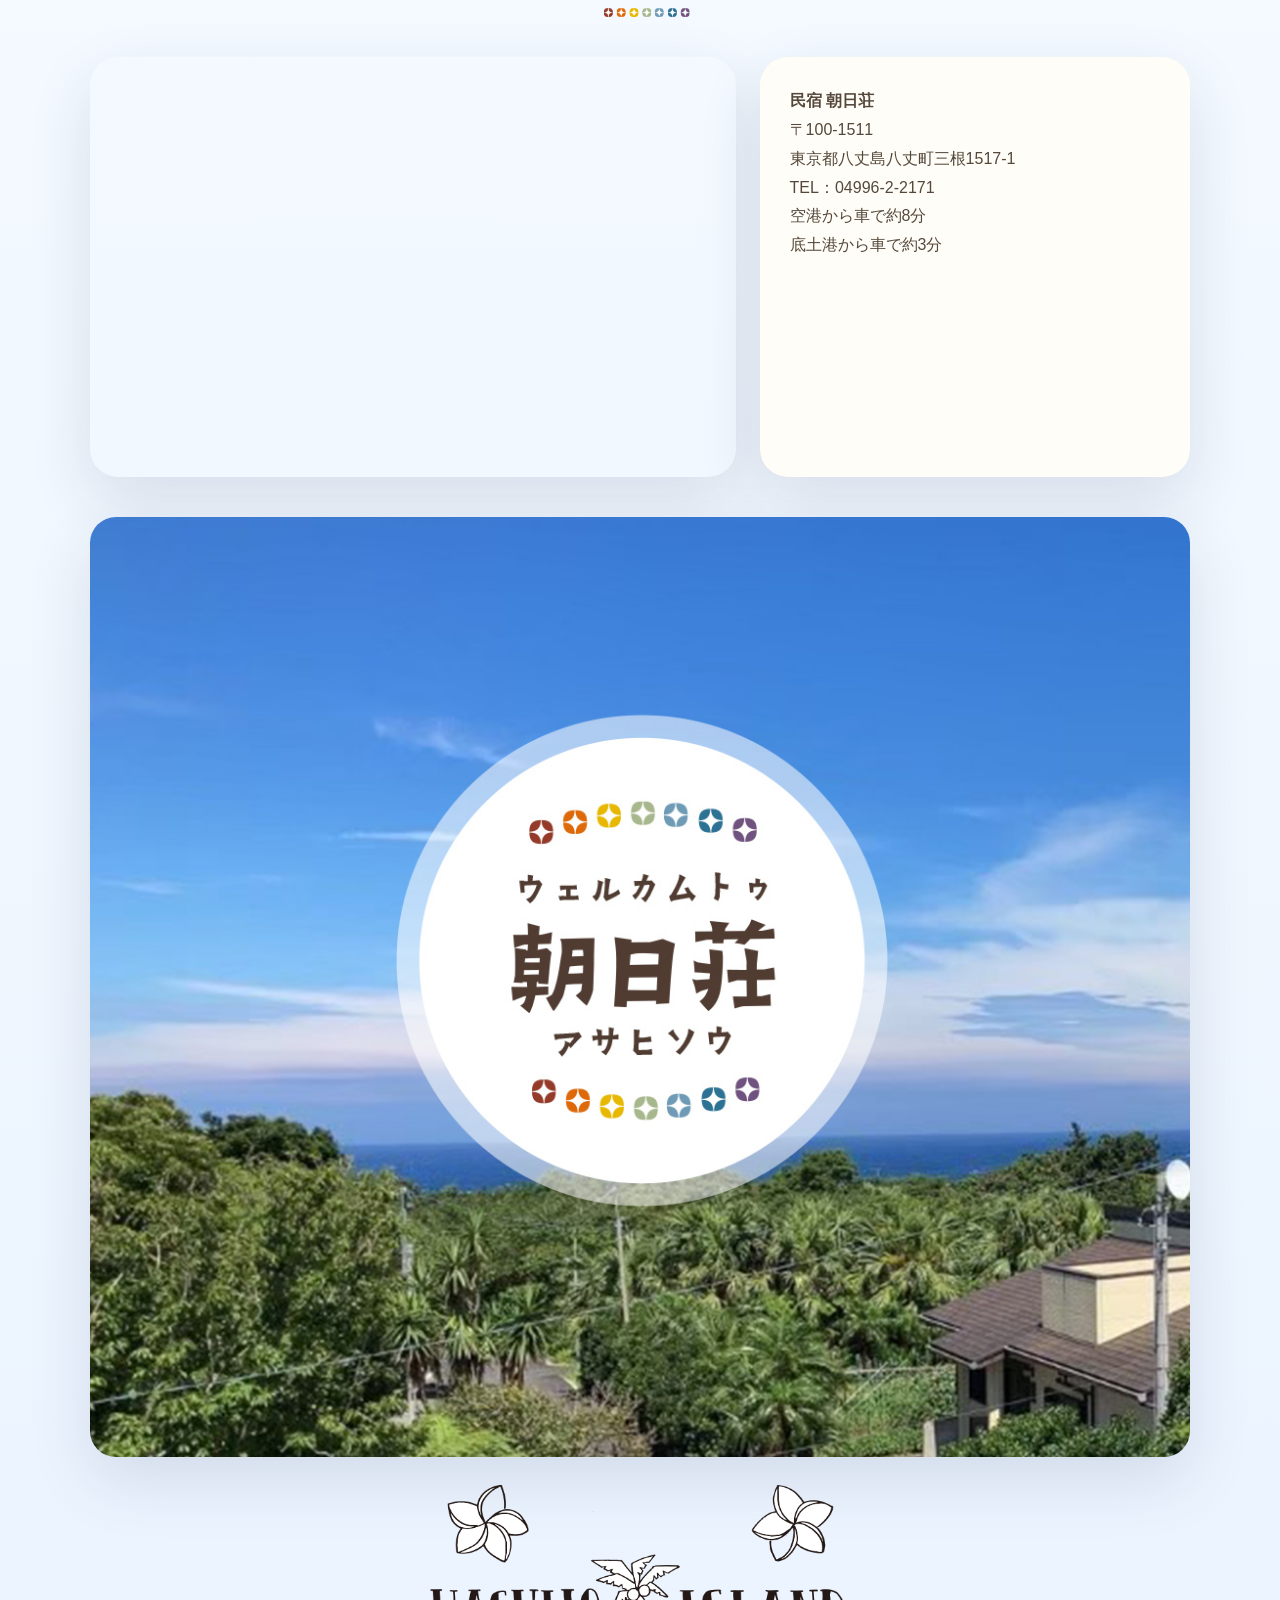
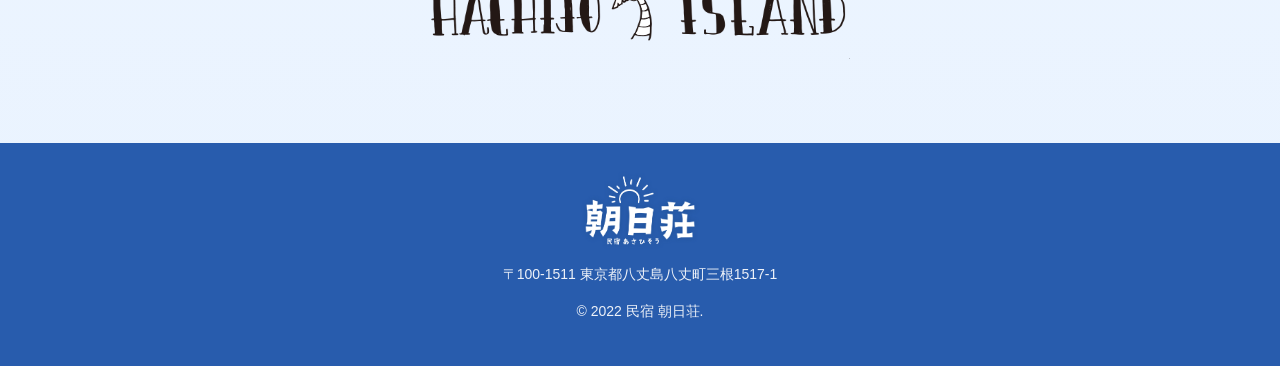
<file: asahisou/index.html>
<!DOCTYPE html>
<html lang="ja">
<head>
  <meta charset="utf-8">
  <meta name="viewport" content="width=device-width, initial-scale=1">
  <title>民宿 朝日荘</title>
  <meta name="description" content="八丈島で、のんびり島暮らし。女子旅、男子旅、一人旅の宿泊に。半世紀以上つづく民宿 朝日荘の静的移植ページです。">
  <meta property="og:title" content="民宿 朝日荘">
  <meta property="og:description" content="八丈島で、のんびり島暮らし。女子旅、男子旅、一人旅の宿泊に。">
  <meta property="og:type" content="website">
  <meta property="og:url" content="https://hachijojima.github.io/asahisou/">
  <meta property="og:image" content="https://hachijojima.github.io/asahisou/assets/home/ogp_img.jpg">
  <meta name="twitter:card" content="summary_large_image">
  <meta name="twitter:image" content="https://hachijojima.github.io/asahisou/assets/home/ogp_img.jpg">
  <link rel="icon" type="image/png" href="assets/home/cropped-fav-32x32.png">
  <link rel="apple-touch-icon" href="assets/home/cropped-fav-180x180.png">
  <link rel="stylesheet" href="styles.css">
</head>
<body>
  <header class="site-header">
    <div class="site-header__inner">
      <a class="brand" href="/asahisou/">
        <img src="assets/home/img_logo.png" alt="民宿 朝日荘">
        <span class="brand__text">
          <span>八丈島で、のんびり島暮らし。</span>
          <span>民宿 あさひそう</span>
        </span>
      </a>
      <nav class="site-nav" aria-label="メインナビゲーション">
        <a href="#about">朝日荘について</a>
        <a href="#reserve">ご予約／料金</a>
        <a href="#room">お部屋／設備</a>
        <a href="gallery/">ギャラリー</a>
        <a href="#access">アクセス</a>
        <a href="reserve/">オンライン予約</a>
      </nav>
    </div>
  </header>

  <main>
    <section class="page-hero">
      <img class="page-hero__backdrop" src="assets/home/img_key-1-scaled.jpg" alt="">
      <div class="page-hero__overlay"></div>
      <div class="page-hero__inner">
        <div class="hero-topline">
          <div class="hero-social">
            <a href="https://twitter.com/vofsM9FSIu25N1z" target="_blank" rel="noopener" aria-label="Xを見る">
              <img src="assets/home/icon_twitter.png" alt="">
            </a>
            <a href="https://airbnb.com/h/asahisou" target="_blank" rel="noopener" aria-label="Airbnbを見る">
              <img src="assets/home/icon_airbnb.png" alt="">
            </a>
          </div>
          <a class="hero-social--phone" href="tel:0499622171" aria-label="電話する">
            <img src="assets/home/icon_tel.png" alt="">
          </a>
        </div>

        <div class="hero-copy">
          <img src="assets/home/img_logo.png" alt="民宿 朝日荘">
          <p class="hero-copy__tagline">のんびりと、<br>毎日、ゆっくりと。<br><br>島暮らしするように<br>過ごせる場所</p>
        </div>

        <div class="hero-bottom"></div>
      </div>
    </section>

    <section class="section section--paper" id="about">
      <div class="content-shell">
        <div class="retroline">
          <img src="assets/home/img_retroline.png" alt="">
        </div>
        <div class="about-grid">
          <div class="about-copy">
            <p class="lede">「民宿 朝日荘（あさひそう）」は八丈島で半世紀以上民宿を営んでいます。島一番の海水浴場「底土（そこど）海水浴場」から徒歩アクセス可能。</p>
            <p class="lede">女子旅・男子旅・おひとりのお客様も大歓迎。</p>
            <p class="lede">島暮らしするように、毎日のんびりと、ゆっくりと八丈島をお楽しみください。</p>
          </div>
          <div class="welcome-card">
            <img src="assets/home/img_welcome.png" alt="ウェルカムトゥ 朝日荘">
          </div>
        </div>
      </div>
    </section>

    <section class="section section--white" id="reserve">
      <div class="content-shell">
        <div class="section-title">
          <img src="assets/home/img_title_reserve.png" alt="ご予約／料金" width="208" height="61">
        </div>
        <div class="reserve-card">
          <p class="section-copy">ご予約はお電話または Airbnb で承っております。法人様の研修ほか団体様の受け入れも可能です。お気軽にお問い合わせください。</p>
          <p class="section-copy">当民宿からのメールでのご返信をもって予約確定となります。</p>
          <h3>宿泊料金</h3>
          <p>一泊 8,800円〜（1名様あたり）<br>※ お食事なし（素泊まり）</p>
          <div class="button-stack">
            <a class="button button--tel" href="tel:0499622171">電話で予約する</a>
            <a class="button button--online" href="reserve/">オンライン予約</a>
            <a class="button button--airbnb" href="https://airbnb.com/h/asahisou" target="_blank" rel="noopener">Airbnbで予約する</a>
          </div>
        </div>
      </div>
    </section>

    <section class="section section--paper" id="room">
      <div class="content-shell">
        <div class="section-title">
          <img src="assets/home/img_title_room.png" alt="お部屋／設備" width="219" height="64">
        </div>
        <p class="section-copy">旅をシンプルに、ゆっくりと滞在を楽しめる昔ながらの民宿です。全18室、お仕事での団体利用やご出張利用も多数実績ございます。お気軽にご相談ください。</p>
        <div class="room-grid">
          <img src="assets/home/img_room1-808x1024.png" alt="館内写真 1">
          <img src="assets/home/img_room2-1024x845.png" alt="館内写真 2">
          <img src="assets/home/img_room3.png" alt="館内写真 3">
          <img src="assets/home/img_room4.png" alt="館内写真 4">
        </div>
        <div class="button-stack" style="margin-top: 24px;">
          <a class="button button--ghost" href="gallery/">館内写真をもっとみる</a>
        </div>
        <div class="details-list">
          <details open>
            <summary>設備</summary>
            <div>浴室 男女別各1（貸切利用不可・家族風呂利用不可）／アメニティ（シャンプー・コンディショナー・ボディソープ）／トイレ（各階男女別）／各室エアコン／物干しスペース／フリーWi-Fi／ドライヤー／バスタオル（滞在中1セット）／冷蔵庫・電子レンジ・電子ケトル（全て共用）／洗濯機・乾燥機（各200円/1回）／無料駐車場</div>
          </details>
          <details>
            <summary>チェックイン／チェックアウト</summary>
            <div>チェックイン 15:00／チェックアウト 10:00<br>※ チェックイン前・チェックイン後のお荷物のお預かり可<br>※ チェックインが遅くなる場合は事前にご連絡ください</div>
          </details>
          <details>
            <summary>キャンセルについて</summary>
            <div>前日キャンセル 50％、当日キャンセル 100％<br>天候により船、飛行機が欠航の場合は無料<br>※ キャンセルする場合は必ずご連絡ください<br>※ Airbnb 等、外部サイト経由の予約は各サービスのキャンセルポリシーによります</div>
          </details>
          <details>
            <summary>その他</summary>
            <div>
              <ul>
                <li>電子しまぽ利用可</li>
                <li>各種クレジットカード利用可</li>
                <li>送迎対応は現在実施しておりません</li>
                <li>館内禁煙／ペット不可</li>
              </ul>
              <p class="caption">※ Airbnb 等、外部サイトで事前決済された方はご利用不可</p>
            </div>
          </details>
        </div>
        <p class="caption" style="text-align:center; margin-top: 28px;">日常の忙しなさを忘れさせてくれるレトロな雰囲気の宿。八丈島でゆったりとした時間をお過ごしください。</p>
      </div>
    </section>

    <section class="section section--white">
      <div class="content-shell">
        <div class="twitter-card">
          <img src="assets/home/img_title_twitter.png" alt="ツイッター">
          <p>最新のお知らせは X でも発信しています。</p>
          <a class="button button--ghost" href="https://twitter.com/vofsM9FSIu25N1z" target="_blank" rel="noopener">Xアカウントを見る</a>
        </div>
      </div>
    </section>

    <section class="section section--sky" id="access">
      <div class="content-shell">
        <div class="section-title">
          <img src="assets/home/img_title_access.png" alt="アクセス" width="137" height="58">
        </div>
        <div class="access-layout">
          <div class="map-frame">
            <iframe title="朝日荘 八丈島" src="https://maps.google.com/maps?q=%E6%9C%9D%E6%97%A5%E8%8D%98%E3%80%80%E5%85%AB%E4%B8%88%E5%B3%B6&t=m&z=15&output=embed&iwloc=near" loading="lazy"></iframe>
          </div>
          <div class="access-card">
            <p><strong>民宿 朝日荘</strong></p>
            <p>〒100-1511<br>東京都八丈島八丈町三根1517-1<br>TEL：04996-2-2171</p>
            <p>空港から車で約8分<br>底土港から車で約3分</p>
          </div>
        </div>
        <div class="access-endcap">
          <img src="assets/home/img_last.jpg" alt="朝日荘の外観">
          <img src="assets/home/img_hachijoisland.png" alt="">
        </div>
      </div>
    </section>
  </main>

  <footer class="site-footer">
    <div class="site-footer__inner">
      <img src="assets/home/img_logo.png" alt="民宿 朝日荘" style="width: 120px;">
      <div>〒100-1511 東京都八丈島八丈町三根1517-1</div>
      <div>© 2022 民宿 朝日荘.</div>
    </div>
  </footer>
</body>
</html>
</file>
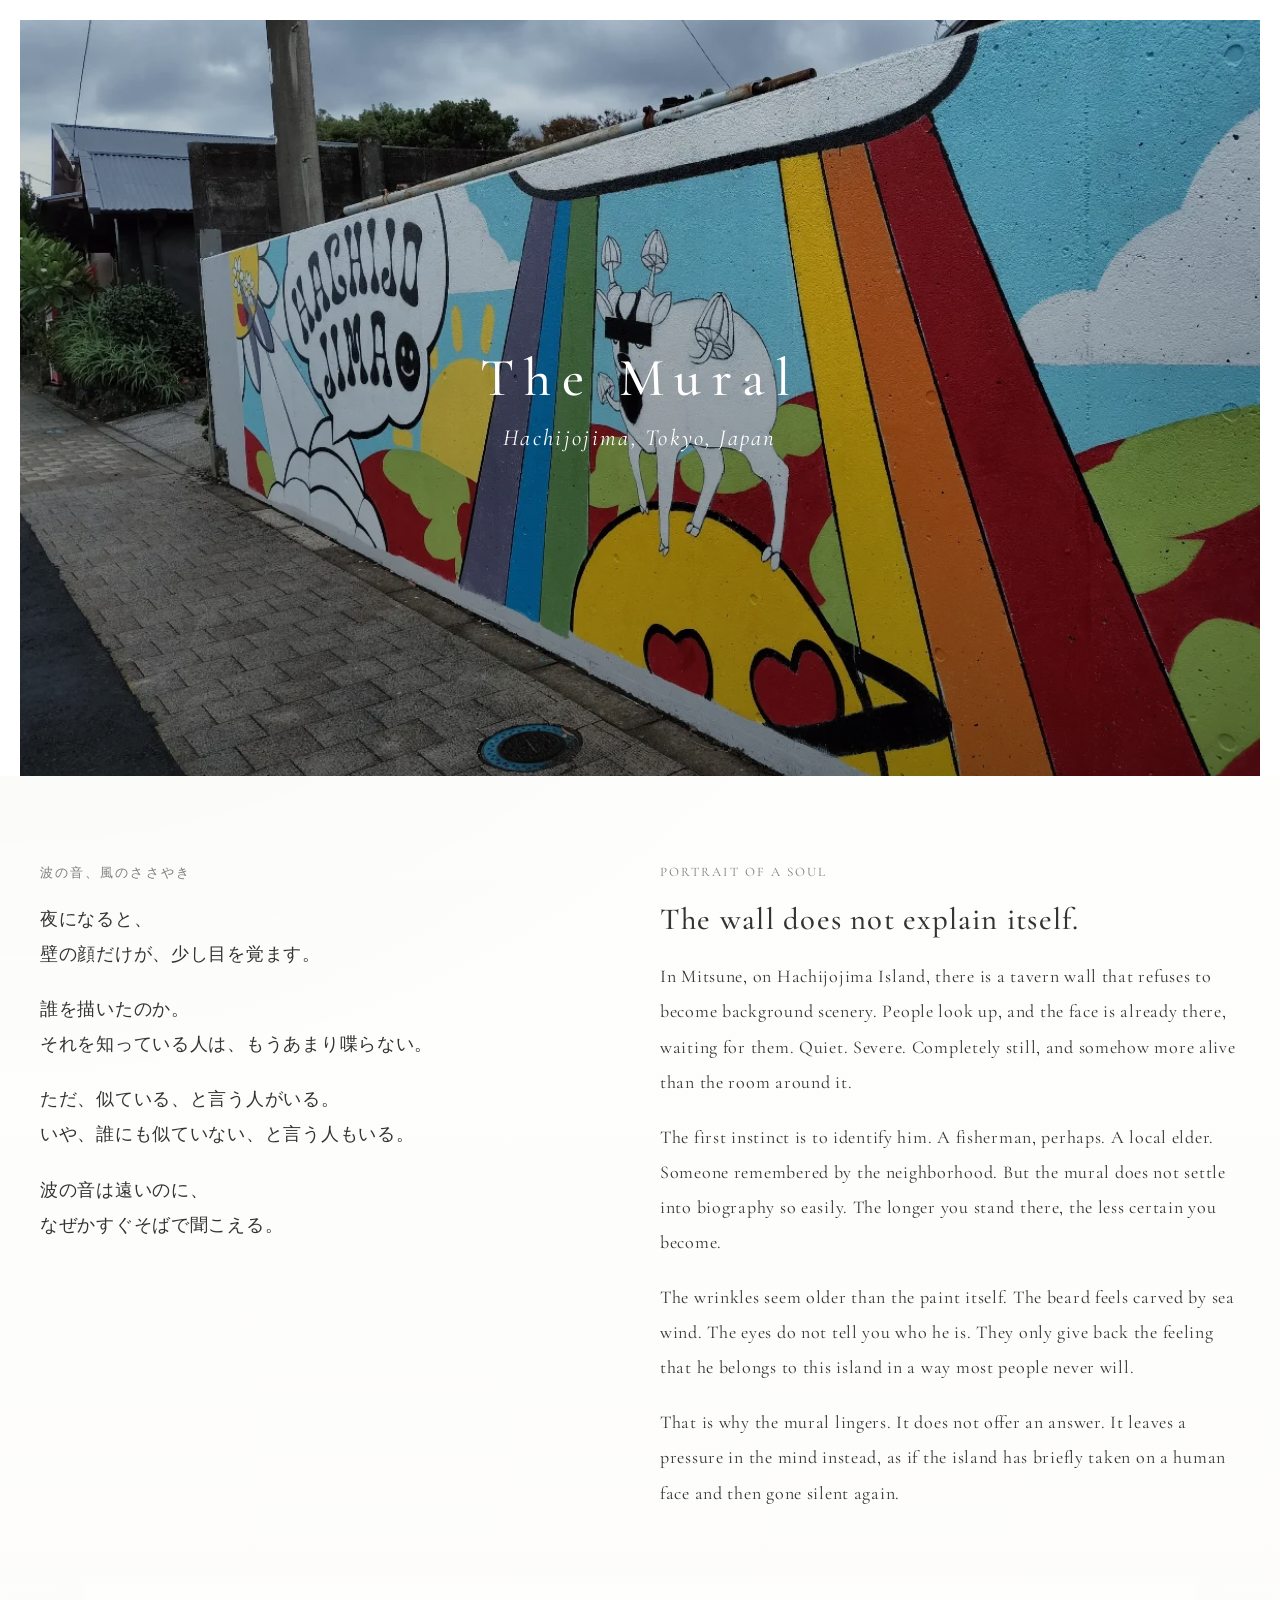
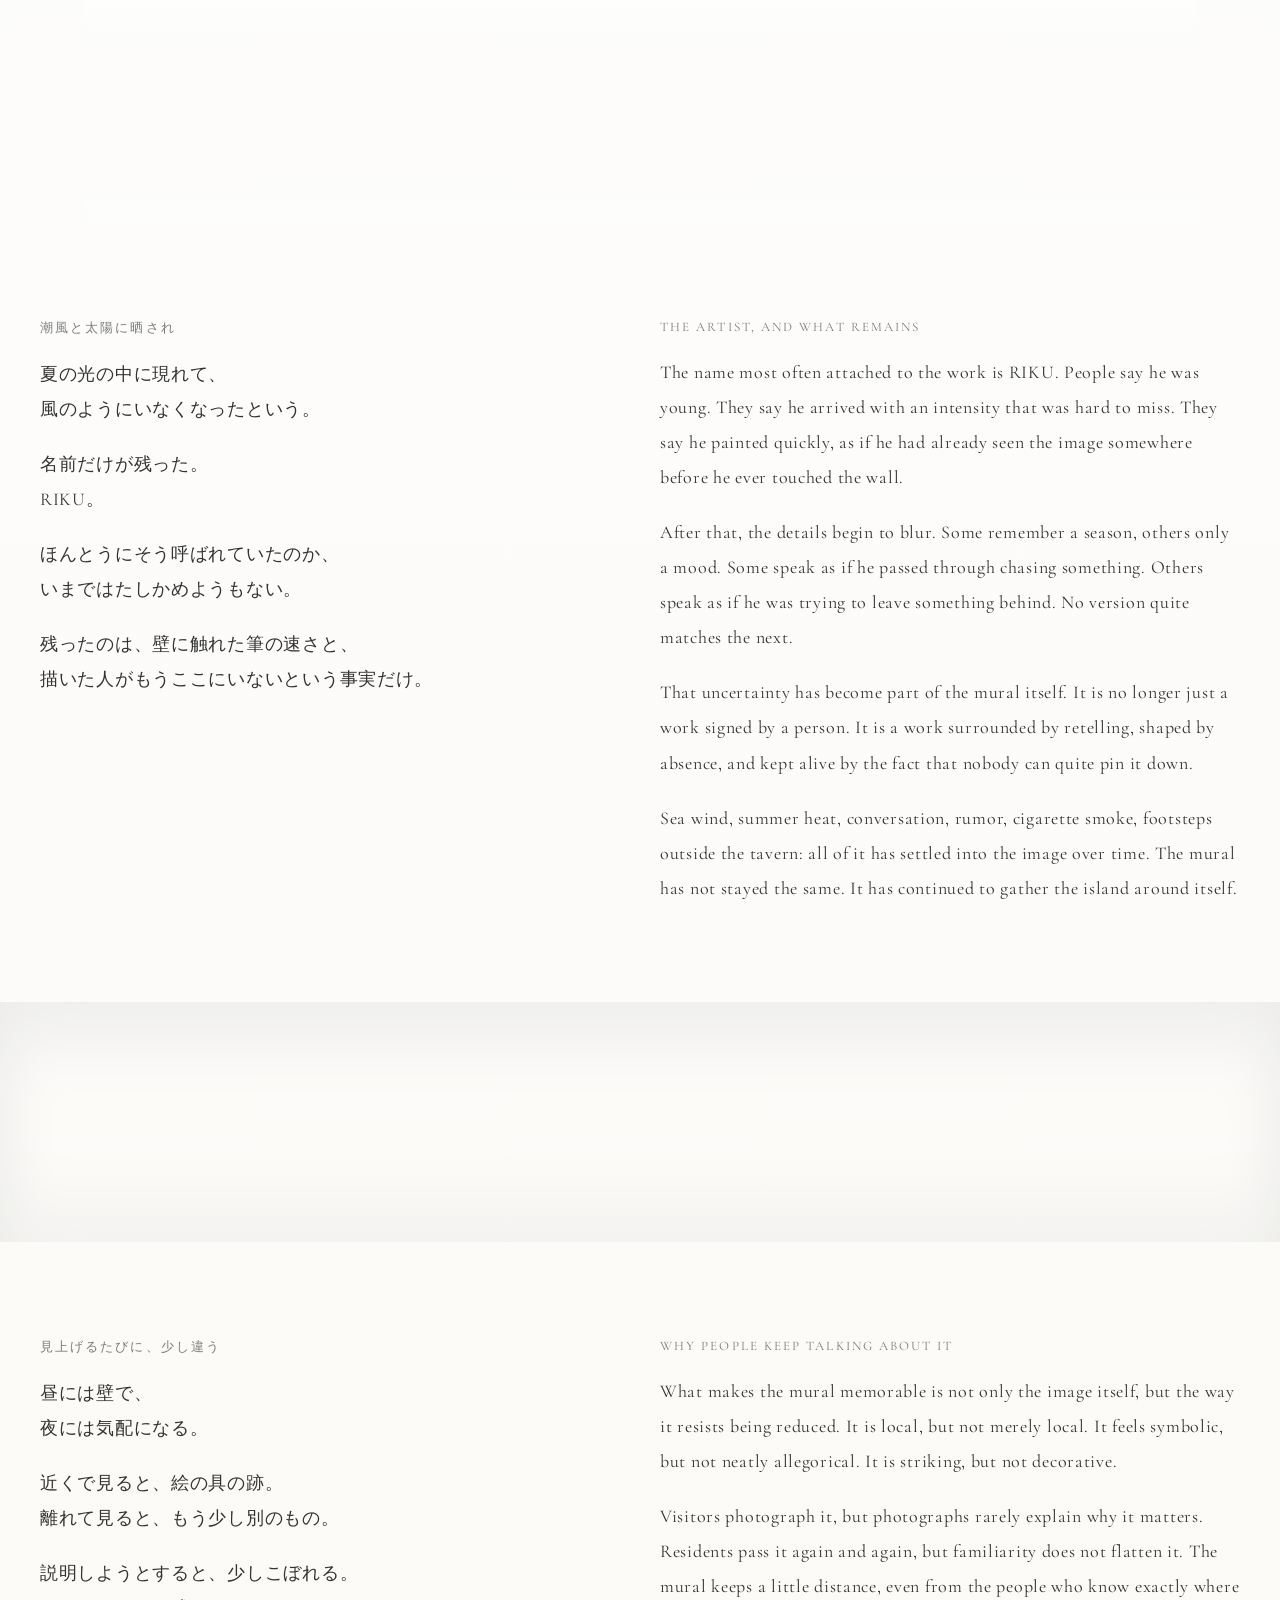
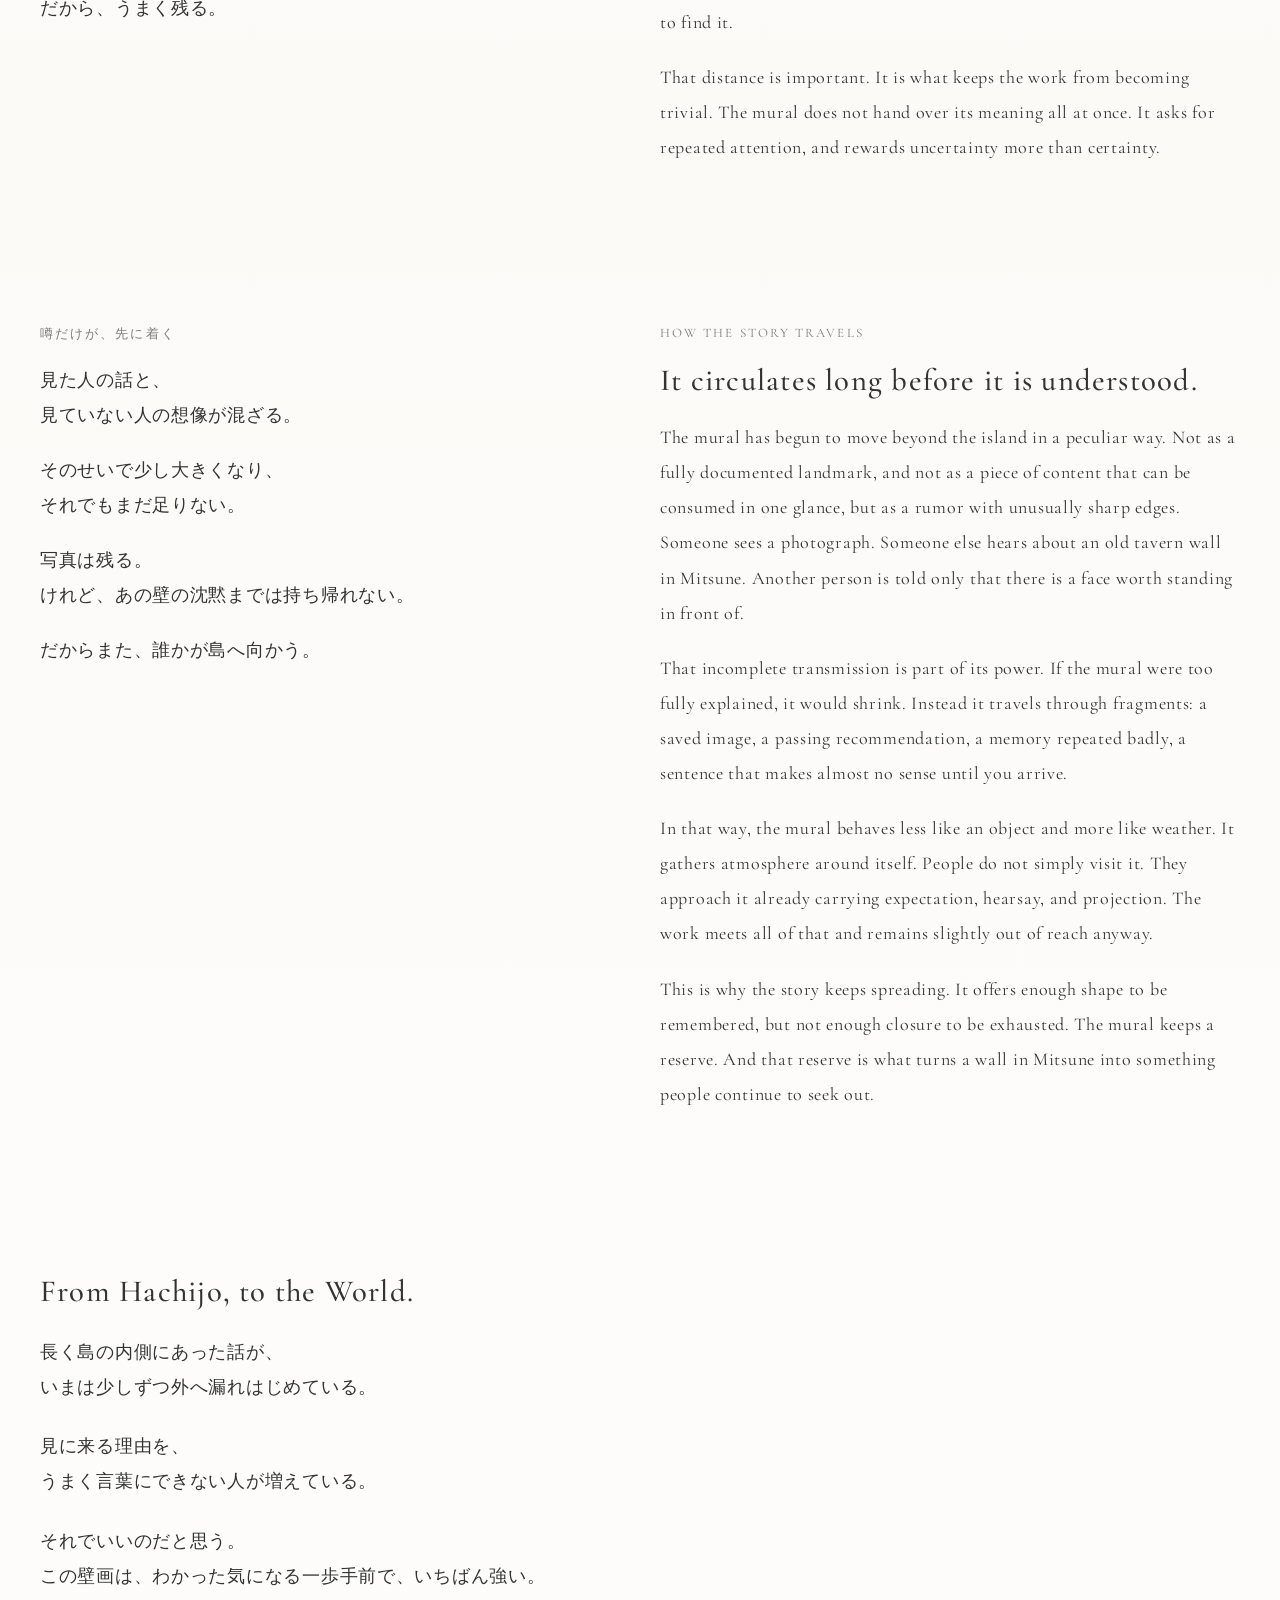
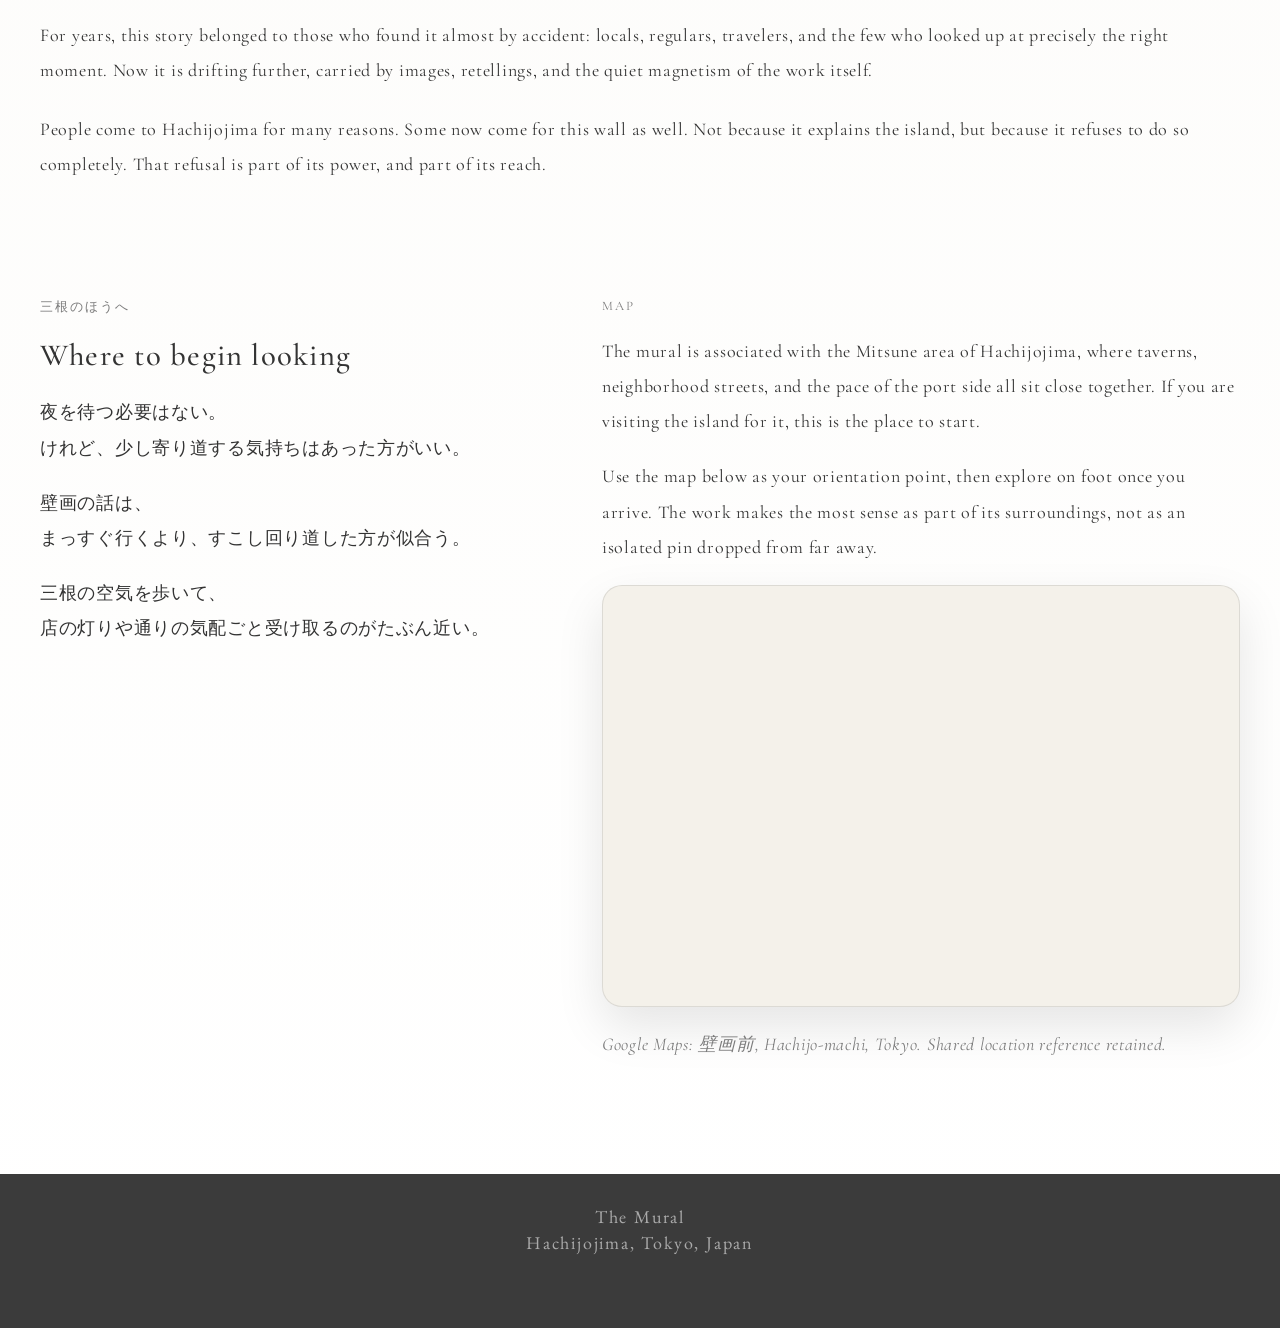
<file: mural/index.html>
<!DOCTYPE html>
<html lang="ja">
<head>
  <meta charset="utf-8">
  <meta name="viewport" content="width=device-width, initial-scale=1">
  <title>The Mural</title>
  <meta name="description" content="A mural in Mitsune, Hachijojima. A face on a tavern wall, a young artist named RIKU, and a story that drifts between rumor, memory, and myth.">
  <meta name="robots" content="all">
  <meta property="og:site_name" content="八丈島ポータル">
  <meta property="og:title" content="The Mural">
  <meta property="og:image" content="https://storage.googleapis.com/production-os-assets/assets/677c4fb8-e980-43eb-ae1a-41cd18a439a0">
  <meta property="og:description" content="A mural in Mitsune, Hachijojima. A face on a tavern wall, a young artist named RIKU, and a story that drifts between rumor, memory, and myth.">
  <meta property="og:type" content="website">
  <meta property="og:url" content="https://hachijojima.github.io/mural/">
  <meta name="twitter:card" content="summary_large_image">
  <meta name="twitter:image" content="https://storage.googleapis.com/production-os-assets/assets/677c4fb8-e980-43eb-ae1a-41cd18a439a0">
  <meta name="apple-mobile-web-app-title" content="The Mural">
  <meta name="format-detection" content="telephone=no,email=no,address=no">
  <meta name="chrome" content="nointentdetection">
  <meta name="google-site-verification" content="BhlKZiJm5MRi7SEJtQ8X_hdkLwExiS6X6u0oalGSD2M">
  <link rel="icon" type="image/png" href="https://storage.googleapis.com/production-os-assets/assets/e3120cc1-02fc-43c3-9c28-8233d1b6adad">
  <link rel="apple-touch-icon" type="image/png" href="https://storage.googleapis.com/production-os-assets/assets/e3120cc1-02fc-43c3-9c28-8233d1b6adad">
  <link rel="preconnect" href="https://fonts.googleapis.com">
  <link rel="preconnect" href="https://fonts.gstatic.com" crossorigin>
  <link href="https://fonts.googleapis.com/css2?family=Cormorant+Garamond:wght@400;500&family=EB+Garamond:wght@400;500&display=swap" rel="stylesheet">
  <link rel="stylesheet" href="styles.css">
</head>
<body>
  <main>
    <section class="hero">
      <div class="hero__image" aria-hidden="true"></div>
      <div class="hero__overlay" aria-hidden="true"></div>
      <div class="hero__copy">
        <h1>The Mural</h1>
        <p>Hachijojima, Tokyo, Japan</p>
      </div>
    </section>

    <section class="story">
      <div class="story__text">
        <span class="story__label">波の音、風のささやき</span>
        <p>夜になると、<br>壁の顔だけが、少し目を覚ます。</p>
        <p>誰を描いたのか。<br>それを知っている人は、もうあまり喋らない。</p>
        <p>ただ、似ている、と言う人がいる。<br>いや、誰にも似ていない、と言う人もいる。</p>
        <p>波の音は遠いのに、<br>なぜかすぐそばで聞こえる。</p>
      </div>
      <div class="story__text">
        <span class="story__label">Portrait of a Soul</span>
        <h2>The wall does not explain itself.</h2>
        <p>In Mitsune, on Hachijojima Island, there is a tavern wall that refuses to become background scenery. People look up, and the face is already there, waiting for them. Quiet. Severe. Completely still, and somehow more alive than the room around it.</p>
        <p>The first instinct is to identify him. A fisherman, perhaps. A local elder. Someone remembered by the neighborhood. But the mural does not settle into biography so easily. The longer you stand there, the less certain you become.</p>
        <p>The wrinkles seem older than the paint itself. The beard feels carved by sea wind. The eyes do not tell you who he is. They only give back the feeling that he belongs to this island in a way most people never will.</p>
        <p>That is why the mural lingers. It does not offer an answer. It leaves a pressure in the mind instead, as if the island has briefly taken on a human face and then gone silent again.</p>
      </div>
    </section>

    <section class="gallery-band" aria-hidden="true"></section>

    <section class="story">
      <div class="story__text">
        <span class="story__label">潮風と太陽に晒され</span>
        <p>夏の光の中に現れて、<br>風のようにいなくなったという。</p>
        <p>名前だけが残った。<br>RIKU。</p>
        <p>ほんとうにそう呼ばれていたのか、<br>いまではたしかめようもない。</p>
        <p>残ったのは、壁に触れた筆の速さと、<br>描いた人がもうここにいないという事実だけ。</p>
      </div>
      <div class="story__text">
        <span class="story__label">The artist, and what remains</span>
        <p>The name most often attached to the work is RIKU. People say he was young. They say he arrived with an intensity that was hard to miss. They say he painted quickly, as if he had already seen the image somewhere before he ever touched the wall.</p>
        <p>After that, the details begin to blur. Some remember a season, others only a mood. Some speak as if he passed through chasing something. Others speak as if he was trying to leave something behind. No version quite matches the next.</p>
        <p>That uncertainty has become part of the mural itself. It is no longer just a work signed by a person. It is a work surrounded by retelling, shaped by absence, and kept alive by the fact that nobody can quite pin it down.</p>
        <p>Sea wind, summer heat, conversation, rumor, cigarette smoke, footsteps outside the tavern: all of it has settled into the image over time. The mural has not stayed the same. It has continued to gather the island around itself.</p>
      </div>
    </section>

    <section class="gallery-band gallery-band--ghost" aria-hidden="true"></section>

    <section class="story">
      <div class="story__text">
        <span class="story__label">見上げるたびに、少し違う</span>
        <p>昼には壁で、<br>夜には気配になる。</p>
        <p>近くで見ると、絵の具の跡。<br>離れて見ると、もう少し別のもの。</p>
        <p>説明しようとすると、少しこぼれる。<br>だから、うまく残る。</p>
      </div>
      <div class="story__text">
        <span class="story__label">Why people keep talking about it</span>
        <p>What makes the mural memorable is not only the image itself, but the way it resists being reduced. It is local, but not merely local. It feels symbolic, but not neatly allegorical. It is striking, but not decorative.</p>
        <p>Visitors photograph it, but photographs rarely explain why it matters. Residents pass it again and again, but familiarity does not flatten it. The mural keeps a little distance, even from the people who know exactly where to find it.</p>
        <p>That distance is important. It is what keeps the work from becoming trivial. The mural does not hand over its meaning all at once. It asks for repeated attention, and rewards uncertainty more than certainty.</p>
      </div>
    </section>

    <section class="story">
      <div class="story__text">
        <span class="story__label">噂だけが、先に着く</span>
        <p>見た人の話と、<br>見ていない人の想像が混ざる。</p>
        <p>そのせいで少し大きくなり、<br>それでもまだ足りない。</p>
        <p>写真は残る。<br>けれど、あの壁の沈黙までは持ち帰れない。</p>
        <p>だからまた、誰かが島へ向かう。</p>
      </div>
      <div class="story__text">
        <span class="story__label">How the story travels</span>
        <h2>It circulates long before it is understood.</h2>
        <p>The mural has begun to move beyond the island in a peculiar way. Not as a fully documented landmark, and not as a piece of content that can be consumed in one glance, but as a rumor with unusually sharp edges. Someone sees a photograph. Someone else hears about an old tavern wall in Mitsune. Another person is told only that there is a face worth standing in front of.</p>
        <p>That incomplete transmission is part of its power. If the mural were too fully explained, it would shrink. Instead it travels through fragments: a saved image, a passing recommendation, a memory repeated badly, a sentence that makes almost no sense until you arrive.</p>
        <p>In that way, the mural behaves less like an object and more like weather. It gathers atmosphere around itself. People do not simply visit it. They approach it already carrying expectation, hearsay, and projection. The work meets all of that and remains slightly out of reach anyway.</p>
        <p>This is why the story keeps spreading. It offers enough shape to be remembered, but not enough closure to be exhausted. The mural keeps a reserve. And that reserve is what turns a wall in Mitsune into something people continue to seek out.</p>
      </div>
    </section>

    <section class="closing">
      <h2>From Hachijo, to the World.</h2>
      <p>長く島の内側にあった話が、<br>いまは少しずつ外へ漏れはじめている。</p>
      <p>見に来る理由を、<br>うまく言葉にできない人が増えている。</p>
      <p>それでいいのだと思う。<br>この壁画は、わかった気になる一歩手前で、いちばん強い。</p>
      <p>For years, this story belonged to those who found it almost by accident: locals, regulars, travelers, and the few who looked up at precisely the right moment. Now it is drifting further, carried by images, retellings, and the quiet magnetism of the work itself.</p>
      <p>People come to Hachijojima for many reasons. Some now come for this wall as well. Not because it explains the island, but because it refuses to do so completely. That refusal is part of its power, and part of its reach.</p>
    </section>

    <section class="visit">
      <div class="visit__text">
        <span class="story__label">三根のほうへ</span>
        <h2>Where to begin looking</h2>
        <p>夜を待つ必要はない。<br>けれど、少し寄り道する気持ちはあった方がいい。</p>
        <p>壁画の話は、<br>まっすぐ行くより、すこし回り道した方が似合う。</p>
        <p>三根の空気を歩いて、<br>店の灯りや通りの気配ごと受け取るのがたぶん近い。</p>
      </div>
      <div class="visit__text">
        <span class="story__label">Map</span>
        <p>The mural is associated with the Mitsune area of Hachijojima, where taverns, neighborhood streets, and the pace of the port side all sit close together. If you are visiting the island for it, this is the place to start.</p>
        <p>Use the map below as your orientation point, then explore on foot once you arrive. The work makes the most sense as part of its surroundings, not as an isolated pin dropped from far away.</p>
        <div class="map-card">
          <iframe
            title="Mitsune area map"
            src="https://www.google.com/maps?q=%E5%A3%81%E7%94%BB%E5%89%8D%20%E5%85%AB%E4%B8%88%E7%94%BA%20%E6%9D%B1%E4%BA%AC%E9%83%BD&output=embed"
            loading="lazy"
            referrerpolicy="no-referrer-when-downgrade"
            allowfullscreen></iframe>
        </div>
        <p class="map-note">Google Maps: 壁画前, Hachijo-machi, Tokyo. Shared location reference retained.</p>
      </div>
    </section>
  </main>

  <footer class="site-footer">
    <a href="/mural/">The Mural<br>Hachijojima, Tokyo, Japan</a>
  </footer>
</body>
</html>
</file>
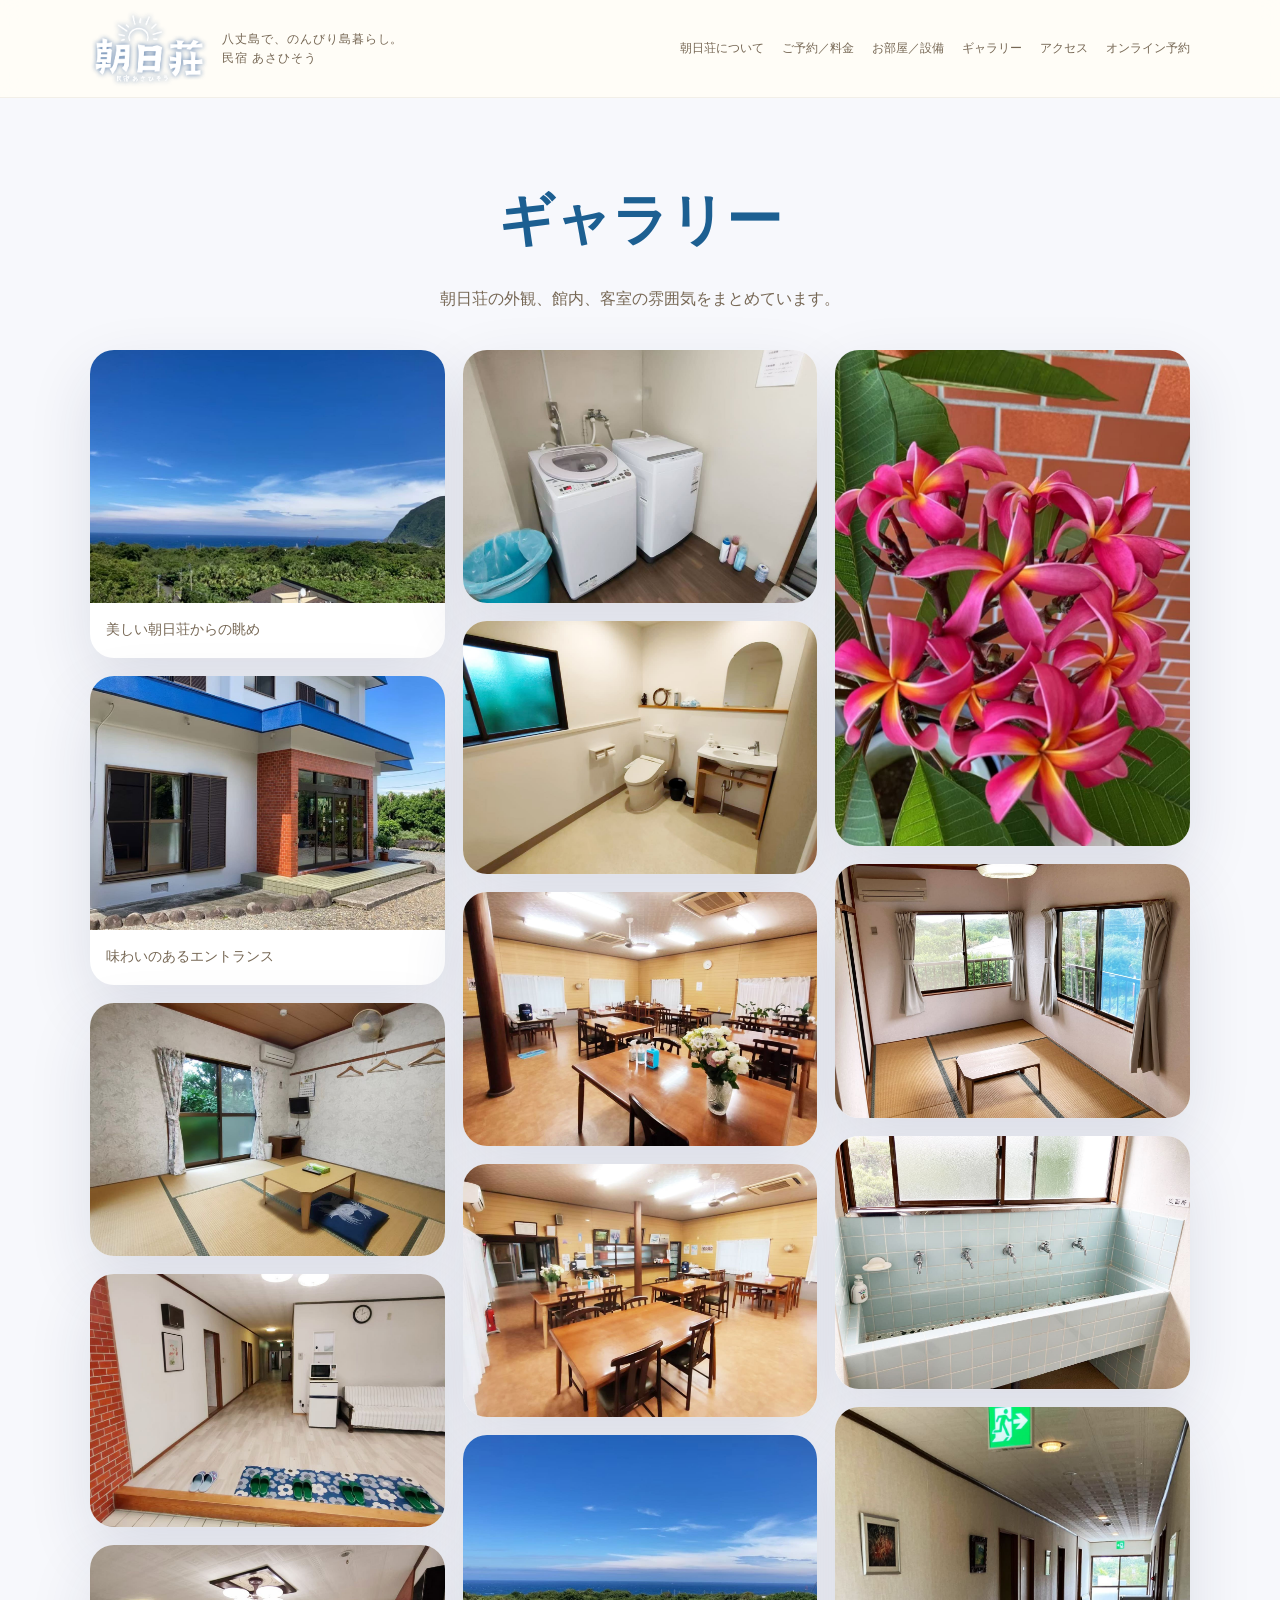
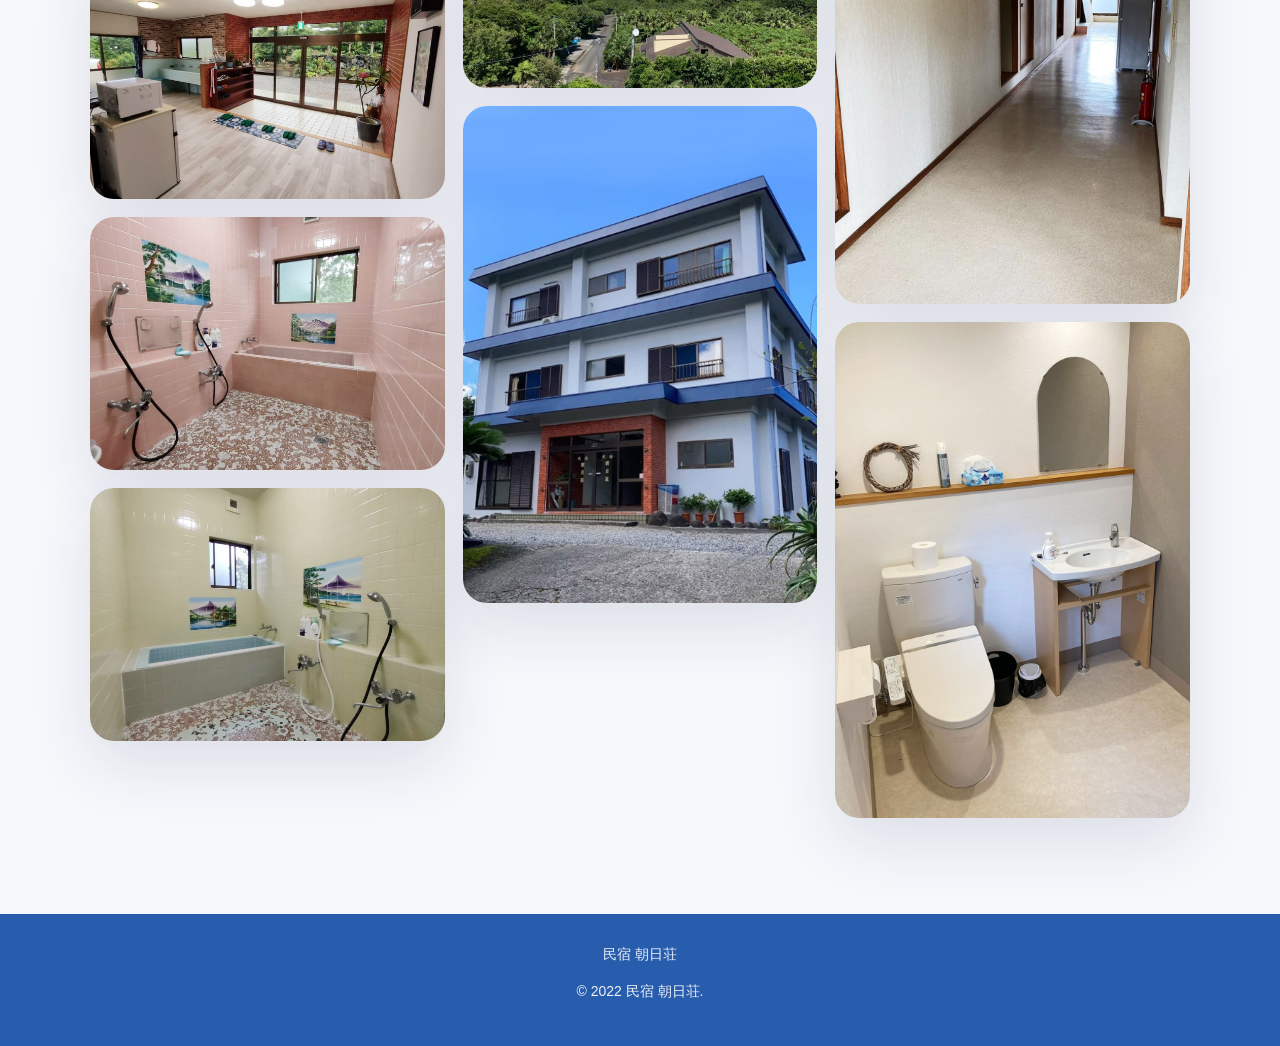
<file: asahisou/gallery/index.html>
<!DOCTYPE html>
<html lang="ja">
<head>
  <meta charset="utf-8">
  <meta name="viewport" content="width=device-width, initial-scale=1">
  <title>ギャラリー | 民宿 朝日荘</title>
  <meta name="description" content="民宿 朝日荘の館内・客室・外観ギャラリー。">
  <meta property="og:title" content="ギャラリー | 民宿 朝日荘">
  <meta property="og:description" content="民宿 朝日荘の館内・客室・外観ギャラリー。">
  <meta property="og:type" content="website">
  <meta property="og:url" content="https://hachijojima.github.io/asahisou/gallery/">
  <meta property="og:image" content="https://hachijojima.github.io/asahisou/assets/gallery/img_asahiso_photo01.jpg">
  <link rel="icon" type="image/png" href="../assets/home/cropped-fav-32x32.png">
  <link rel="apple-touch-icon" href="../assets/home/cropped-fav-180x180.png">
  <link rel="stylesheet" href="../styles.css">
</head>
<body>
  <header class="site-header">
    <div class="site-header__inner">
      <a class="brand" href="/asahisou/">
        <img src="../assets/home/img_logo.png" alt="民宿 朝日荘">
        <span class="brand__text">
          <span>八丈島で、のんびり島暮らし。</span>
          <span>民宿 あさひそう</span>
        </span>
      </a>
      <nav class="site-nav" aria-label="メインナビゲーション">
        <a href="/asahisou/#about">朝日荘について</a>
        <a href="/asahisou/#reserve">ご予約／料金</a>
        <a href="/asahisou/#room">お部屋／設備</a>
        <a href="/asahisou/gallery/">ギャラリー</a>
        <a href="/asahisou/#access">アクセス</a>
        <a href="/asahisou/reserve/">オンライン予約</a>
      </nav>
    </div>
  </header>

  <main class="gallery-shell">
    <div class="page-head">
      <h1>ギャラリー</h1>
      <p>朝日荘の外観、館内、客室の雰囲気をまとめています。</p>
    </div>
    <div class="gallery-grid">
      <figure class="gallery-item">
        <img src="../assets/gallery/img_asahiso_photo01.jpg" alt="美しい朝日荘からの眺め">
        <figcaption>美しい朝日荘からの眺め</figcaption>
      </figure>
      <figure class="gallery-item"><img src="../assets/gallery/img_asahiso_photo02.jpg" alt="味わいのあるエントランス"><figcaption>味わいのあるエントランス</figcaption></figure>
      <figure class="gallery-item"><img src="../assets/gallery/img_asahiso_photo03.jpg" alt="館内ギャラリー 3"></figure>
      <figure class="gallery-item"><img src="../assets/gallery/img_asahiso_photo04.jpg" alt="館内ギャラリー 4"></figure>
      <figure class="gallery-item"><img src="../assets/gallery/img_asahiso_photo05.jpg" alt="館内ギャラリー 5"></figure>
      <figure class="gallery-item"><img src="../assets/gallery/img_asahiso_photo06.jpg" alt="館内ギャラリー 6"></figure>
      <figure class="gallery-item"><img src="../assets/gallery/img_asahiso_photo07.jpg" alt="館内ギャラリー 7"></figure>
      <figure class="gallery-item"><img src="../assets/gallery/img_asahiso_photo08.jpg" alt="館内ギャラリー 8"></figure>
      <figure class="gallery-item"><img src="../assets/gallery/img_asahiso_photo09.jpg" alt="館内ギャラリー 9"></figure>
      <figure class="gallery-item"><img src="../assets/gallery/img_asahiso_photo10.jpg" alt="館内ギャラリー 10"></figure>
      <figure class="gallery-item"><img src="../assets/gallery/img_asahiso_photo11.jpg" alt="館内ギャラリー 11"></figure>
      <figure class="gallery-item"><img src="../assets/gallery/img_asahiso_photo12.jpg" alt="館内ギャラリー 12"></figure>
      <figure class="gallery-item"><img src="../assets/gallery/img_asahiso_photo13.jpg" alt="館内ギャラリー 13"></figure>
      <figure class="gallery-item"><img src="../assets/gallery/img_asahiso_photo14.jpg" alt="館内ギャラリー 14"></figure>
      <figure class="gallery-item"><img src="../assets/gallery/img_asahiso_photo15.jpg" alt="館内ギャラリー 15"></figure>
      <figure class="gallery-item"><img src="../assets/gallery/img_asahiso_photo16.jpg" alt="館内ギャラリー 16"></figure>
      <figure class="gallery-item"><img src="../assets/gallery/img_asahiso_photo17.jpg" alt="館内ギャラリー 17"></figure>
      <figure class="gallery-item"><img src="../assets/gallery/img_asahiso_photo18.jpg" alt="館内ギャラリー 18"></figure>
    </div>
  </main>

  <footer class="site-footer">
    <div class="site-footer__inner">
      <div>民宿 朝日荘</div>
      <div>© 2022 民宿 朝日荘.</div>
    </div>
  </footer>
</body>
</html>
</file>
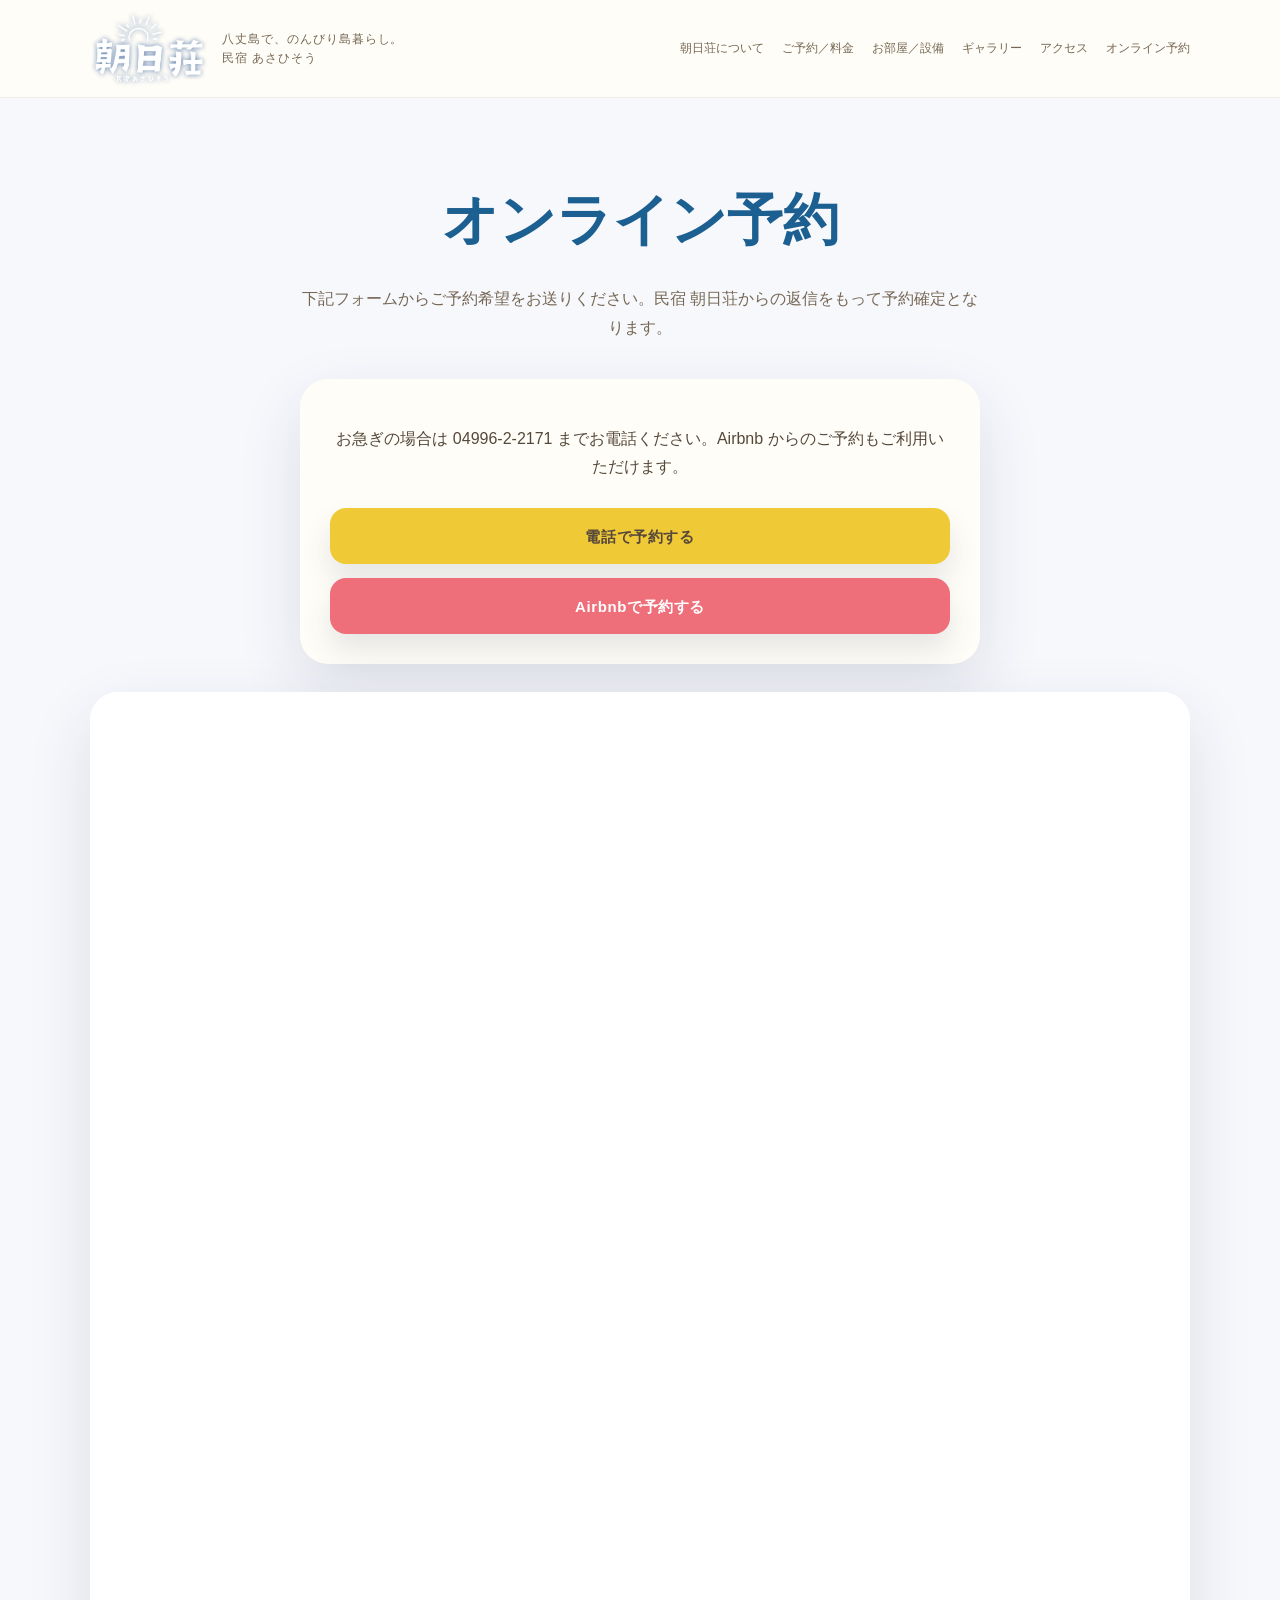
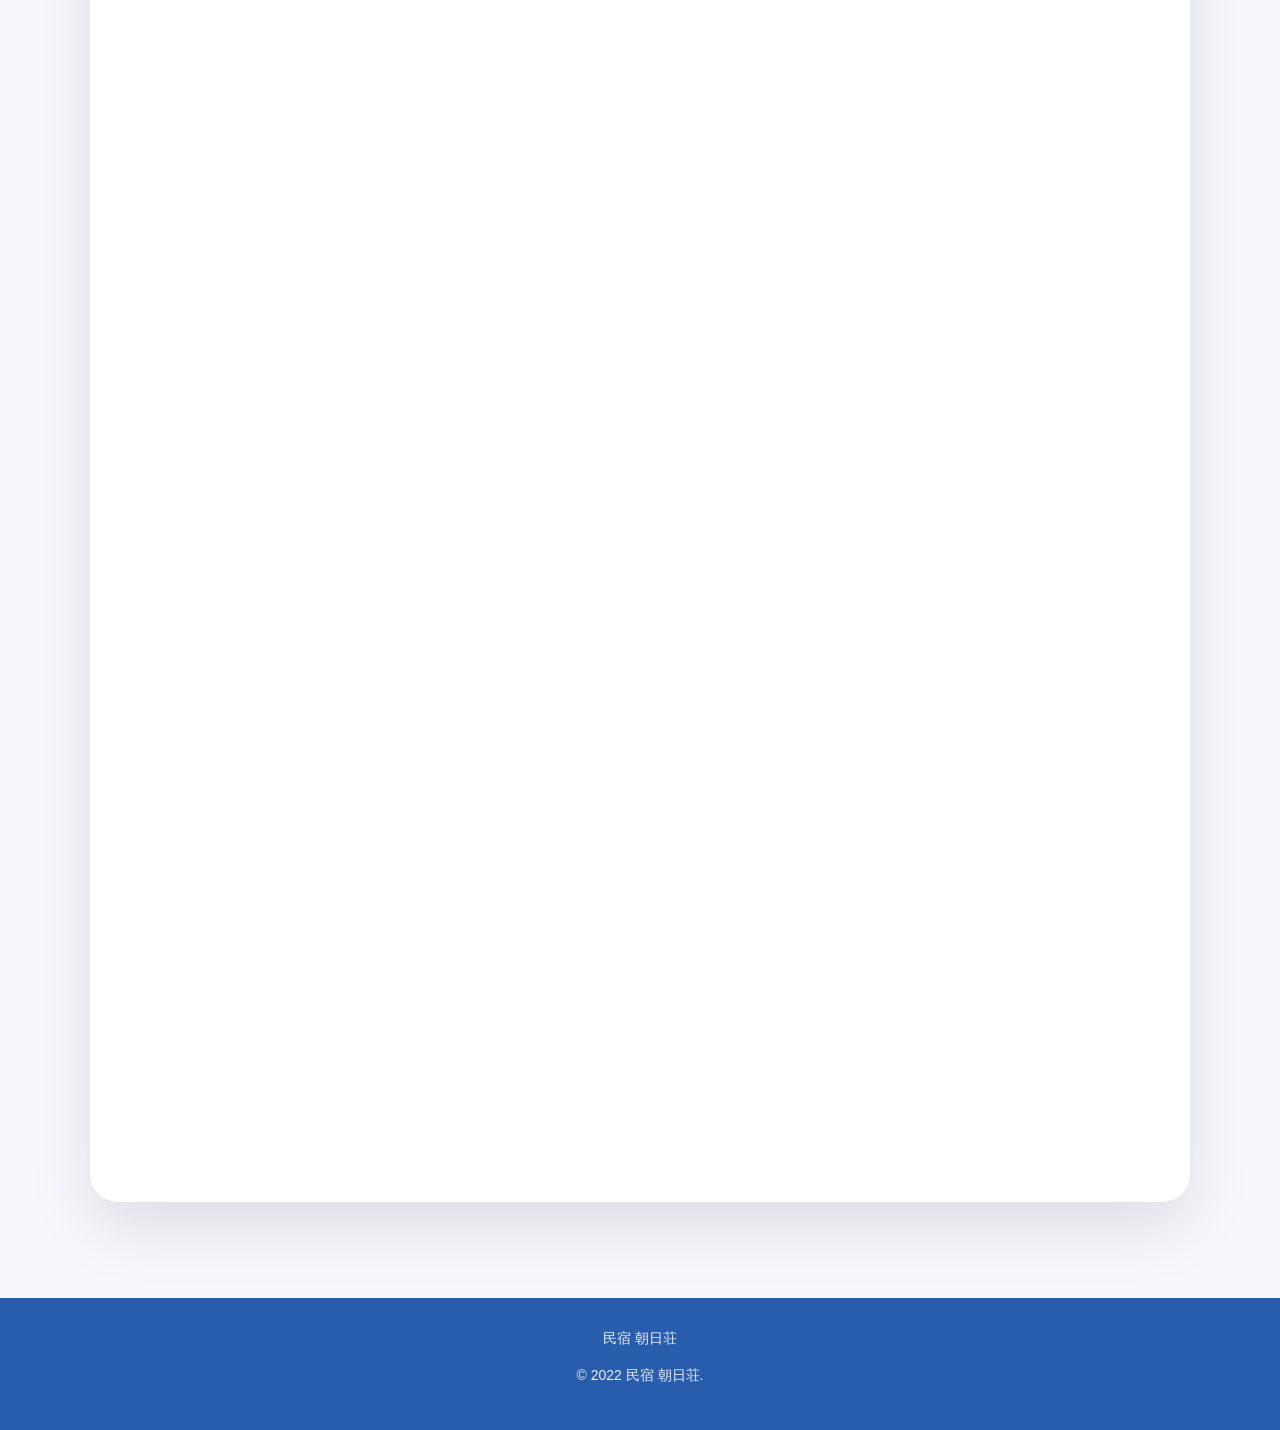
<file: asahisou/reserve/index.html>
<!DOCTYPE html>
<html lang="ja">
<head>
  <meta charset="utf-8">
  <meta name="viewport" content="width=device-width, initial-scale=1">
  <title>オンライン予約 | 民宿 朝日荘</title>
  <meta name="description" content="民宿 朝日荘のオンライン予約ページ。Google フォームからご予約いただけます。">
  <meta property="og:title" content="オンライン予約 | 民宿 朝日荘">
  <meta property="og:description" content="民宿 朝日荘のオンライン予約ページ。">
  <meta property="og:type" content="website">
  <meta property="og:url" content="https://hachijojima.github.io/asahisou/reserve/">
  <meta property="og:image" content="https://hachijojima.github.io/asahisou/assets/home/ogp_img.jpg">
  <link rel="icon" type="image/png" href="../assets/home/cropped-fav-32x32.png">
  <link rel="apple-touch-icon" href="../assets/home/cropped-fav-180x180.png">
  <link rel="stylesheet" href="../styles.css">
</head>
<body>
  <header class="site-header">
    <div class="site-header__inner">
      <a class="brand" href="/asahisou/">
        <img src="../assets/home/img_logo.png" alt="民宿 朝日荘">
        <span class="brand__text">
          <span>八丈島で、のんびり島暮らし。</span>
          <span>民宿 あさひそう</span>
        </span>
      </a>
      <nav class="site-nav" aria-label="メインナビゲーション">
        <a href="/asahisou/#about">朝日荘について</a>
        <a href="/asahisou/#reserve">ご予約／料金</a>
        <a href="/asahisou/#room">お部屋／設備</a>
        <a href="/asahisou/gallery/">ギャラリー</a>
        <a href="/asahisou/#access">アクセス</a>
        <a href="/asahisou/reserve/">オンライン予約</a>
      </nav>
    </div>
  </header>

  <main class="reserve-shell">
    <div class="page-head">
      <h1>オンライン予約</h1>
      <p>下記フォームからご予約希望をお送りください。民宿 朝日荘からの返信をもって予約確定となります。</p>
    </div>
    <div class="reserve-card" style="margin-bottom: 28px;">
      <p>お急ぎの場合は <a href="tel:0499622171">04996-2-2171</a> までお電話ください。Airbnb からのご予約もご利用いただけます。</p>
      <div class="button-stack">
        <a class="button button--tel" href="tel:0499622171">電話で予約する</a>
        <a class="button button--airbnb" href="https://airbnb.com/h/asahisou" target="_blank" rel="noopener">Airbnbで予約する</a>
      </div>
    </div>
    <div class="reserve-frame">
      <iframe title="民宿 朝日荘 予約フォーム" src="https://docs.google.com/forms/d/e/1FAIpQLSdKLFyLJqAZasrnFzRfX81Dlw7ZAmNdJ0X2EC9H0o6IT9APeA/viewform?embedded=true" loading="lazy">読み込んでいます…</iframe>
    </div>
  </main>

  <footer class="site-footer">
    <div class="site-footer__inner">
      <div>民宿 朝日荘</div>
      <div>© 2022 民宿 朝日荘.</div>
    </div>
  </footer>
</body>
</html>
</file>
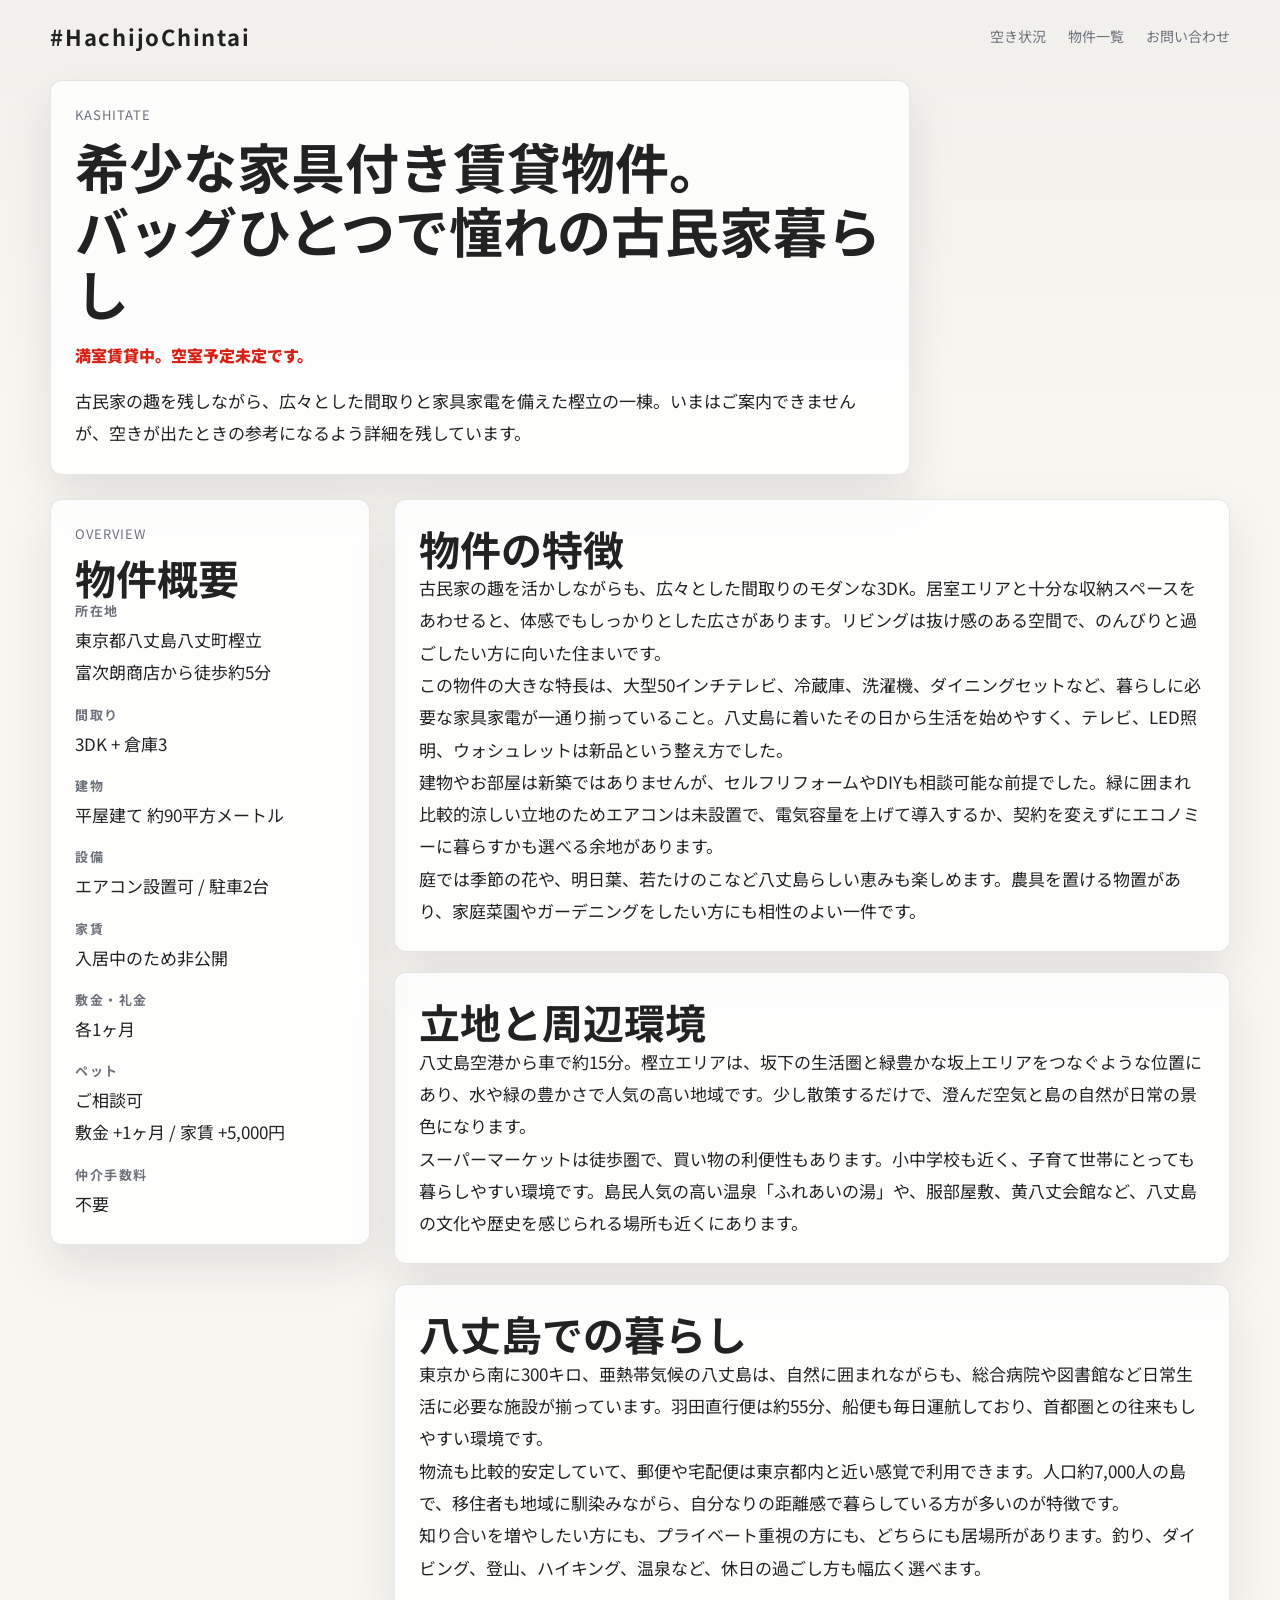
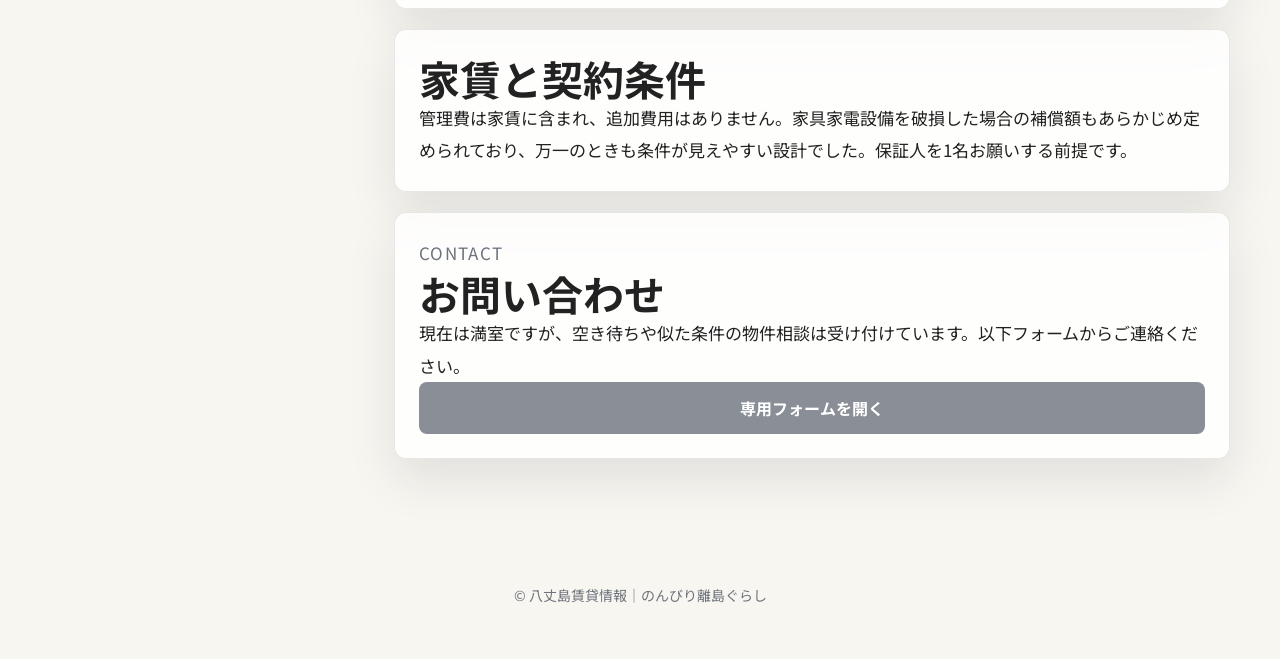
<file: chintai/kashitate/index.html>
<!DOCTYPE html>
<html lang="ja">
<head>
  <meta charset="utf-8">
  <meta name="viewport" content="width=device-width, initial-scale=1">
  <title>樫立｜希少な家具付き賃貸物件｜八丈島賃貸情報</title>
  <meta name="description" content="八丈島・樫立の家具付き賃貸物件。現在は満室賃貸中ですが、古民家の趣、広さ、周辺環境を詳しくご紹介しています。">
  <meta name="robots" content="all">
  <meta property="og:site_name" content="八丈島ポータル">
  <meta property="og:title" content="樫立｜希少な家具付き賃貸物件｜八丈島賃貸情報">
  <meta property="og:description" content="八丈島・樫立の家具付き賃貸物件。現在は満室賃貸中ですが、古民家の趣、広さ、周辺環境を詳しくご紹介しています。">
  <meta property="og:type" content="article">
  <meta property="og:url" content="https://hachijojima.github.io/chintai/kashitate/">
  <meta name="twitter:card" content="summary_large_image">
  <link rel="icon" type="image/png" href="https://storage.googleapis.com/production-os-assets/assets/3617054c-3f1c-4cec-a506-379e63a06a48">
  <link rel="apple-touch-icon" type="image/png" href="https://storage.googleapis.com/production-os-assets/assets/3617054c-3f1c-4cec-a506-379e63a06a48">
  <link rel="preconnect" href="https://fonts.googleapis.com">
  <link rel="preconnect" href="https://fonts.gstatic.com" crossorigin>
  <link href="https://fonts.googleapis.com/css2?family=Barlow+Condensed:wght@500;700&family=Noto+Sans+JP:wght@400;500;700;900&family=Pacifico&display=swap" rel="stylesheet">
  <link rel="stylesheet" href="../styles.css">
</head>
<body>
  <header class="site-header">
    <a class="brand" href="/chintai/">#HachijoChintai</a>
    <nav class="site-nav">
      <a href="/chintai/#status">空き状況</a>
      <a href="/chintai/#list">物件一覧</a>
      <a href="/chintai/#contact">お問い合わせ</a>
    </nav>
  </header>

  <main class="detail-page">
    <section class="detail-hero">
      <div class="detail-hero__body">
        <p class="section-kicker">KASHITATE</p>
        <h1>希少な家具付き賃貸物件。<br>バッグひとつで憧れの古民家暮らし</h1>
        <p class="detail-hero__status">満室賃貸中。空室予定未定です。</p>
        <p class="detail-hero__lead">古民家の趣を残しながら、広々とした間取りと家具家電を備えた樫立の一棟。いまはご案内できませんが、空きが出たときの参考になるよう詳細を残しています。</p>
      </div>
    </section>

    <section class="detail-layout">
      <aside class="detail-summary">
        <p class="section-kicker">OVERVIEW</p>
        <h2>物件概要</h2>
        <dl>
          <div>
            <dt>所在地</dt>
            <dd>東京都八丈島八丈町樫立<br>富次朗商店から徒歩約5分</dd>
          </div>
          <div>
            <dt>間取り</dt>
            <dd>3DK + 倉庫3</dd>
          </div>
          <div>
            <dt>建物</dt>
            <dd>平屋建て 約90平方メートル</dd>
          </div>
          <div>
            <dt>設備</dt>
            <dd>エアコン設置可 / 駐車2台</dd>
          </div>
          <div>
            <dt>家賃</dt>
            <dd>入居中のため非公開</dd>
          </div>
          <div>
            <dt>敷金・礼金</dt>
            <dd>各1ヶ月</dd>
          </div>
          <div>
            <dt>ペット</dt>
            <dd>ご相談可<br>敷金 +1ヶ月 / 家賃 +5,000円</dd>
          </div>
          <div>
            <dt>仲介手数料</dt>
            <dd>不要</dd>
          </div>
        </dl>
      </aside>

      <div class="detail-sections">
        <section class="detail-section">
          <h2>物件の特徴</h2>
          <p>古民家の趣を活かしながらも、広々とした間取りのモダンな3DK。居室エリアと十分な収納スペースをあわせると、体感でもしっかりとした広さがあります。リビングは抜け感のある空間で、のんびりと過ごしたい方に向いた住まいです。</p>
          <p>この物件の大きな特長は、大型50インチテレビ、冷蔵庫、洗濯機、ダイニングセットなど、暮らしに必要な家具家電が一通り揃っていること。八丈島に着いたその日から生活を始めやすく、テレビ、LED照明、ウォシュレットは新品という整え方でした。</p>
          <p>建物やお部屋は新築ではありませんが、セルフリフォームやDIYも相談可能な前提でした。緑に囲まれ比較的涼しい立地のためエアコンは未設置で、電気容量を上げて導入するか、契約を変えずにエコノミーに暮らすかも選べる余地があります。</p>
          <p>庭では季節の花や、明日葉、若たけのこなど八丈島らしい恵みも楽しめます。農具を置ける物置があり、家庭菜園やガーデニングをしたい方にも相性のよい一件です。</p>
        </section>

        <section class="detail-section">
          <h2>立地と周辺環境</h2>
          <p>八丈島空港から車で約15分。樫立エリアは、坂下の生活圏と緑豊かな坂上エリアをつなぐような位置にあり、水や緑の豊かさで人気の高い地域です。少し散策するだけで、澄んだ空気と島の自然が日常の景色になります。</p>
          <p>スーパーマーケットは徒歩圏で、買い物の利便性もあります。小中学校も近く、子育て世帯にとっても暮らしやすい環境です。島民人気の高い温泉「ふれあいの湯」や、服部屋敷、黄八丈会館など、八丈島の文化や歴史を感じられる場所も近くにあります。</p>
        </section>

        <section class="detail-section">
          <h2>八丈島での暮らし</h2>
          <p>東京から南に300キロ、亜熱帯気候の八丈島は、自然に囲まれながらも、総合病院や図書館など日常生活に必要な施設が揃っています。羽田直行便は約55分、船便も毎日運航しており、首都圏との往来もしやすい環境です。</p>
          <p>物流も比較的安定していて、郵便や宅配便は東京都内と近い感覚で利用できます。人口約7,000人の島で、移住者も地域に馴染みながら、自分なりの距離感で暮らしている方が多いのが特徴です。</p>
          <p>知り合いを増やしたい方にも、プライベート重視の方にも、どちらにも居場所があります。釣り、ダイビング、登山、ハイキング、温泉など、休日の過ごし方も幅広く選べます。</p>
        </section>

        <section class="detail-section">
          <h2>家賃と契約条件</h2>
          <p>管理費は家賃に含まれ、追加費用はありません。家具家電設備を破損した場合の補償額もあらかじめ定められており、万一のときも条件が見えやすい設計でした。保証人を1名お願いする前提です。</p>
        </section>

        <section class="detail-cta">
          <p class="section-kicker">CONTACT</p>
          <h2>お問い合わせ</h2>
          <p>現在は満室ですが、空き待ちや似た条件の物件相談は受け付けています。以下フォームからご連絡ください。</p>
          <a class="button button--solid" href="https://docs.google.com/forms/d/e/1FAIpQLSdi5_wk1LcEwXM_g0Yg0gSmTJ8_t0GlFATHcb7yuEmR77HKPQ/viewform?usp=pp_url&entry.1937879355=%E6%A8%AB%E7%AB%8B%EF%BD%9C%E5%AE%B6%E5%85%B7%E4%BB%98%E3%81%8D%E8%B3%83%E8%B2%B8&entry.289187547=%E5%85%A5%E5%B1%85%E6%99%82%E6%9C%9F%E3%82%84%E7%8F%BE%E5%9C%A8%E3%81%AE%E3%81%8A%E4%BD%8F%E3%81%BE%E3%81%84%E3%81%AA%E3%81%A9%E3%81%94%E8%A8%98%E5%85%A5%E3%81%8F%E3%81%A0%E3%81%95%E3%81%84">専用フォームを開く</a>
        </section>
      </div>
    </section>
  </main>

  <footer class="site-footer">
    <p>© 八丈島賃貸情報｜のんびり離島ぐらし</p>
  </footer>
</body>
</html>
</file>
<file: asahisou/styles.css>
:root {
  --sky: #2f72cf;
  --sky-deep: #2457a5;
  --sea: #1c5f91;
  --sand: #f6ecd5;
  --paper: #fffdf7;
  --ink: #55483b;
  --muted: #766754;
  --line: rgba(96, 76, 51, 0.14);
  --accent: #efc94c;
  --accent-2: #ee6f7a;
  --shadow: 0 24px 64px rgba(36, 44, 79, 0.12);
}

* {
  box-sizing: border-box;
}

html {
  scroll-behavior: smooth;
}

body {
  margin: 0;
  color: var(--ink);
  background: #f7f8fc;
  font-family: "Hiragino Sans", "Yu Gothic", "Noto Sans JP", sans-serif;
  line-height: 1.8;
}

a {
  color: inherit;
  text-decoration: none;
}

img {
  display: block;
  max-width: 100%;
}

iframe {
  border: 0;
}

.site-header {
  position: sticky;
  top: 0;
  z-index: 50;
  backdrop-filter: blur(12px);
  background: rgba(255, 253, 247, 0.9);
  border-bottom: 1px solid rgba(96, 76, 51, 0.08);
}

.site-header__inner,
.site-footer__inner,
.content-shell,
.gallery-shell,
.reserve-shell {
  width: min(1100px, calc(100% - 32px));
  margin: 0 auto;
}

.site-header__inner {
  display: flex;
  align-items: center;
  justify-content: space-between;
  gap: 24px;
  padding: 10px 0;
}

.brand {
  display: flex;
  align-items: center;
  gap: 14px;
}

.brand img {
  width: 118px;
}

.brand__text {
  display: grid;
  gap: 2px;
  font-size: 12px;
  color: var(--muted);
  letter-spacing: 0.08em;
  line-height: 1.35;
}

.site-nav {
  display: flex;
  align-items: center;
  flex-wrap: wrap;
  justify-content: flex-end;
  gap: 10px 18px;
  font-size: 12px;
  color: var(--muted);
}

.site-nav a:hover {
  color: var(--sky);
}

.page-hero {
  position: relative;
  overflow: hidden;
  color: #fff;
  background: linear-gradient(180deg, rgba(38, 110, 208, 0.28), rgba(20, 72, 135, 0.1));
}

.page-hero::before,
.page-hero::after {
  content: "";
  position: absolute;
  width: 300px;
  aspect-ratio: 1;
  border-radius: 50%;
  background: rgba(255, 255, 255, 0.72);
  filter: blur(2px);
}

.page-hero::before {
  top: -150px;
  left: -150px;
}

.page-hero::after {
  right: -130px;
  bottom: -130px;
}

.page-hero__backdrop {
  position: absolute;
  inset: 0;
  object-fit: cover;
  width: 100%;
  height: 100%;
}

.page-hero__overlay {
  position: absolute;
  inset: 0;
  background: linear-gradient(180deg, rgba(28, 95, 145, 0.1), rgba(15, 47, 91, 0.12));
}

.page-hero__inner {
  position: relative;
  z-index: 1;
  width: min(1100px, calc(100% - 32px));
  margin: 0 auto;
  min-height: 780px;
  padding: 48px 0 52px;
  display: flex;
  flex-direction: column;
  justify-content: space-between;
}

.hero-topline {
  display: flex;
  justify-content: space-between;
  align-items: flex-start;
}

.hero-social {
  display: flex;
  gap: 12px;
}

.hero-social a {
  width: 34px;
  height: 34px;
  border-radius: 999px;
  display: grid;
  place-items: center;
  background: rgba(255, 255, 255, 0.92);
  box-shadow: 0 12px 24px rgba(25, 44, 92, 0.16);
}

.hero-social--phone {
  display: inline-flex;
  align-items: center;
  justify-content: center;
  width: 34px;
  height: 34px;
  border-radius: 999px;
  background: rgba(255, 255, 255, 0.92);
  box-shadow: 0 12px 24px rgba(25, 44, 92, 0.16);
}

.hero-social--phone img {
  width: 18px;
  height: 18px;
}

.hero-social img {
  width: 18px;
  height: 18px;
}

.hero-copy {
  display: grid;
  gap: 22px;
  justify-items: center;
  text-align: center;
}

.hero-copy img {
  width: min(370px, 62vw);
}

.hero-copy__tagline {
  writing-mode: vertical-rl;
  text-orientation: mixed;
  margin: 0;
  min-height: 270px;
  font-size: 20px;
  line-height: 2.25;
  letter-spacing: 0.24em;
  text-shadow: 0 2px 10px rgba(19, 46, 92, 0.28);
}

.hero-bottom {
  display: flex;
  justify-content: center;
}

.section {
  padding: 84px 0;
}

.section--paper {
  background:
    radial-gradient(circle at 12% 24%, rgba(235, 209, 153, 0.22), transparent 24%),
    radial-gradient(circle at 82% 8%, rgba(221, 176, 105, 0.16), transparent 18%),
    linear-gradient(180deg, #fffdf8, var(--sand));
}

.section--white {
  background: #fff;
}

.section--sky {
  background: linear-gradient(180deg, rgba(244, 250, 255, 0.92), rgba(233, 243, 255, 0.9));
}

.section-title {
  display: flex;
  justify-content: center;
  margin: 0 0 40px;
}

.section-title img {
  height: auto;
}

.retroline {
  display: flex;
  justify-content: center;
  margin: 0 0 18px;
}

.retroline img {
  width: min(252px, 70vw);
}

.lede,
.section-copy,
.caption {
  color: var(--muted);
}

.about-grid {
  display: grid;
  grid-template-columns: 1.05fr 1fr;
  gap: 40px;
  align-items: center;
}

.about-copy {
  display: grid;
  gap: 18px;
}

.about-copy p {
  font-size: 15px;
}

.about-copy p,
.reserve-copy p,
.access-card p {
  margin: 0;
}

.welcome-card {
  background: rgba(255, 255, 255, 0.72);
  border-radius: 28px;
  padding: 18px;
  box-shadow: var(--shadow);
}

.reserve-card,
.twitter-card,
.access-card {
  border-radius: 28px;
  background: var(--paper);
  box-shadow: var(--shadow);
  padding: 30px;
}

.reserve-card {
  width: min(680px, 100%);
  margin: 0 auto;
  text-align: center;
}

.reserve-card h3 {
  margin: 22px 0 10px;
  font-size: 24px;
  color: var(--sea);
}

.button-stack {
  display: grid;
  gap: 14px;
  margin-top: 26px;
}

.button {
  display: inline-flex;
  align-items: center;
  justify-content: center;
  width: 100%;
  min-height: 56px;
  border-radius: 16px;
  font-weight: 700;
  letter-spacing: 0.04em;
  box-shadow: 0 16px 28px rgba(52, 64, 99, 0.12);
  font-size: 15px;
}

.button--tel {
  background: #f0c937;
}

.button--online {
  background: #7dbf55;
  color: #fff;
}

.button--airbnb {
  background: var(--accent-2);
  color: #fff;
}

.button--ghost {
  width: auto;
  min-height: 48px;
  padding: 0 22px;
  color: var(--sky);
  background: rgba(47, 114, 207, 0.08);
  box-shadow: none;
}

.button--ghost:hover {
  background: rgba(47, 114, 207, 0.14);
}

.room-grid {
  display: grid;
  grid-template-columns: repeat(2, minmax(0, 1fr));
  gap: 18px;
  margin-top: 26px;
}

.room-grid img {
  border-radius: 24px;
  width: 100%;
  aspect-ratio: 1 / 1;
  object-fit: cover;
  box-shadow: var(--shadow);
}

.details-list {
  display: grid;
  gap: 14px;
  margin-top: 26px;
}

.details-list details {
  border: 1px solid var(--line);
  border-radius: 18px;
  background: rgba(255, 255, 255, 0.76);
  padding: 0 22px;
}

.details-list summary {
  cursor: pointer;
  list-style: none;
  padding: 18px 0;
  font-weight: 700;
  color: var(--sea);
}

.details-list summary::-webkit-details-marker {
  display: none;
}

.details-list details > div {
  padding: 0 0 20px;
  color: var(--muted);
}

.details-list ul {
  margin: 0;
  padding-left: 20px;
}

.twitter-card {
  display: grid;
  gap: 16px;
  justify-items: center;
  text-align: center;
}

.twitter-card img {
  width: 153px;
}

.access-layout {
  display: grid;
  grid-template-columns: 1.2fr 0.8fr;
  gap: 24px;
  align-items: stretch;
}

.map-frame {
  min-height: 420px;
  border-radius: 28px;
  overflow: hidden;
  box-shadow: var(--shadow);
}

.map-frame iframe {
  width: 100%;
  height: 100%;
}

.access-endcap {
  margin-top: 40px;
  display: grid;
  gap: 28px;
  justify-items: center;
}

.access-endcap img:first-child {
  border-radius: 26px;
  box-shadow: var(--shadow);
}

.access-endcap img:last-child {
  width: min(420px, 82vw);
}

.gallery-shell,
.reserve-shell {
  padding: 72px 0 96px;
}

.page-head {
  text-align: center;
  display: grid;
  gap: 14px;
  margin-bottom: 36px;
}

.page-head h1 {
  margin: 0;
  font-size: clamp(32px, 5vw, 56px);
  color: var(--sea);
}

.page-head p {
  margin: 0 auto;
  max-width: 680px;
  color: var(--muted);
}

.gallery-grid {
  columns: 3 280px;
  column-gap: 18px;
}

.gallery-item {
  break-inside: avoid;
  margin: 0 0 18px;
  border-radius: 24px;
  overflow: hidden;
  background: #fff;
  box-shadow: var(--shadow);
}

.gallery-item img {
  width: 100%;
}

.gallery-item figcaption {
  padding: 14px 16px 16px;
  color: var(--muted);
  font-size: 14px;
}

.reserve-frame {
  border-radius: 28px;
  overflow: hidden;
  background: #fff;
  box-shadow: var(--shadow);
}

.reserve-frame iframe {
  width: 100%;
  min-height: 2100px;
  background: #fff;
}

.site-footer {
  background: #285cad;
  color: rgba(255, 255, 255, 0.92);
}

.site-footer__inner {
  padding: 28px 0 42px;
  display: grid;
  gap: 12px;
  justify-items: center;
  text-align: center;
  font-size: 14px;
}

@media (max-width: 900px) {
  .about-grid,
  .access-layout {
    grid-template-columns: 1fr;
  }

  .page-hero__inner {
    min-height: 680px;
  }

  .site-header__inner {
    flex-direction: column;
    align-items: stretch;
  }

  .site-nav {
    justify-content: center;
  }
}

@media (max-width: 640px) {
  .site-header__inner,
  .site-footer__inner,
  .content-shell,
  .gallery-shell,
  .reserve-shell,
  .page-hero__inner {
    width: min(100% - 24px, 100%);
  }

  .brand {
    justify-content: center;
  }

  .brand img {
    width: 94px;
  }

  .brand__text {
    display: none;
  }

  .site-nav {
    gap: 10px 12px;
    font-size: 13px;
  }

  .page-hero {
    background: linear-gradient(180deg, rgba(38, 110, 208, 0.22), rgba(20, 72, 135, 0.12));
  }

  .page-hero::before,
  .page-hero::after {
    width: 170px;
  }

  .page-hero__inner {
    min-height: 640px;
    padding: 16px 0 34px;
  }

  .hero-copy {
    gap: 16px;
  }

  .hero-copy img {
    width: min(230px, 72vw);
  }

  .hero-copy__tagline {
    min-height: 188px;
    font-size: 16px;
    line-height: 1.9;
    letter-spacing: 0.16em;
  }

  .hero-social {
    gap: 10px;
  }

  .hero-social a {
    width: 30px;
    height: 30px;
  }

  .hero-social--phone {
    width: 30px;
    height: 30px;
  }

  .section {
    padding: 64px 0;
  }

  .reserve-card,
  .twitter-card,
  .access-card {
    padding: 24px 20px;
  }

  .section-copy,
  .reserve-card p,
  .access-card p,
  .details-list details > div,
  .caption {
    font-size: 14px;
  }

  .room-grid {
    grid-template-columns: 1fr;
  }

  .gallery-grid {
    columns: 1;
  }

  .reserve-frame iframe {
    min-height: 1600px;
  }
}
</file>
<file: mural/styles.css>
:root {
  --bg: #ffffff;
  --ink: #333333;
  --muted: #7c7c7c;
  --line: rgba(51, 51, 51, 0.12);
  --shadow: 0 20px 48px rgba(0, 0, 0, 0.1);
  --content: 1200px;
}

* {
  box-sizing: border-box;
}

html {
  scroll-behavior: smooth;
}

body {
  margin: 0;
  background: var(--bg);
  color: var(--ink);
  font-family: "Cormorant Garamond", "Hiragino Mincho ProN", serif;
  background-image:
    radial-gradient(circle at top left, rgba(0, 0, 0, 0.04), transparent 18%),
    linear-gradient(180deg, #ffffff 0%, #fbfaf7 55%, #ffffff 100%);
}

a {
  color: inherit;
  text-decoration: none;
}

img {
  display: block;
  max-width: 100%;
}

.hero {
  position: relative;
  min-height: 84vh;
  overflow: clip;
  border: 20px solid #fff;
  border-bottom-width: 0;
}

.hero__image,
.hero__overlay {
  position: absolute;
  inset: 0;
}

.hero__image {
  background: url("assets/mural-hero.webp") center center / cover no-repeat;
  animation: heroDrift 18s ease-in-out infinite alternate;
}

.hero__overlay {
  background:
    linear-gradient(180deg, rgba(0, 0, 0, 0.16), rgba(0, 0, 0, 0.46));
}

.hero__copy {
  position: relative;
  z-index: 1;
  min-height: 84vh;
  display: grid;
  place-content: center;
  gap: 14px;
  padding: 40px 24px;
  text-align: center;
  color: #fff;
  animation: fadeLift 1.6s ease 0.15s both;
}

.hero h1 {
  margin: 0;
  font-size: clamp(34px, 4.2vw, 64px);
  font-weight: 500;
  letter-spacing: 0.2em;
}

.hero p {
  margin: 0;
  font-size: clamp(18px, 1.8vw, 24px);
  font-style: italic;
  letter-spacing: 0.1em;
}

.story,
.closing {
  width: min(var(--content), calc(100% - 48px));
  margin: 0 auto;
}

.story {
  display: grid;
  grid-template-columns: repeat(2, minmax(0, 1fr));
  gap: 40px;
  padding: 88px 0 72px;
  position: relative;
}

.story__text {
  display: grid;
  align-content: start;
  gap: 20px;
  animation: fadeLift 1.1s ease both;
}

.story__text:nth-child(2) {
  animation-delay: 0.12s;
}

.story__label {
  display: inline-block;
  color: var(--muted);
  font-size: 13px;
  letter-spacing: 0.16em;
  text-transform: uppercase;
}

.story__text h2,
.closing h2,
.visit__text h2 {
  margin: 0;
  font-size: clamp(28px, 2.4vw, 38px);
  font-weight: 500;
  line-height: 1.28;
  letter-spacing: 0.04em;
}

.story__text p,
.closing p,
.visit__text p,
.site-footer a {
  margin: 0;
  font-size: 18px;
  line-height: 1.95;
  letter-spacing: 0.04em;
}

.gallery-band {
  height: 240px;
  margin: 0 0 8px;
  background: url("assets/mural-bg.webp") center center / cover no-repeat;
  background-attachment: fixed;
  box-shadow: inset 0 40px 60px rgba(255, 255, 255, 0.28), inset 0 -40px 60px rgba(255, 255, 255, 0.18);
}

.gallery-band--ghost {
  margin-top: 24px;
  background-image:
    linear-gradient(180deg, rgba(255, 255, 255, 0.06), rgba(255, 255, 255, 0.18)),
    url("assets/mural-hero.webp");
  background-position: center center;
  filter: grayscale(1) contrast(1.04) brightness(0.82);
}

.closing {
  display: grid;
  gap: 24px;
  padding: 88px 0 104px;
  animation: fadeLift 1.2s ease both;
}

.visit {
  width: min(var(--content), calc(100% - 48px));
  margin: 0 auto;
  display: grid;
  grid-template-columns: 0.9fr 1.1fr;
  gap: 40px;
  padding: 12px 0 112px;
}

.visit__text {
  display: grid;
  align-content: start;
  gap: 20px;
  animation: fadeLift 1.1s ease both;
}

.map-card {
  overflow: hidden;
  border: 1px solid var(--line);
  border-radius: 20px;
  box-shadow: var(--shadow);
  background: #f4f1ea;
}

.map-card iframe {
  display: block;
  width: 100%;
  height: 420px;
  border: 0;
}

.map-note {
  color: var(--muted);
  font-size: 15px;
  font-style: italic;
}

.site-footer {
  display: grid;
  place-items: center;
  background: #3b3b3b;
  padding: 30px 0 72px;
}

.site-footer a {
  color: #aaaaaa;
  text-align: center;
  font-family: "EB Garamond", serif;
  font-size: 18px;
  line-height: 1.45;
  letter-spacing: 0.1em;
}

@keyframes fadeLift {
  from {
    opacity: 0;
    transform: translateY(20px);
  }

  to {
    opacity: 1;
    transform: translateY(0);
  }
}

@keyframes heroDrift {
  from {
    transform: scale(1.03) translate3d(0, 0, 0);
  }

  to {
    transform: scale(1.08) translate3d(0, -8px, 0);
  }
}

@media (max-width: 900px) {
  .hero {
    border-width: 0;
    min-height: 72vh;
  }

  .hero__copy {
    min-height: 72vh;
  }

  .story {
    grid-template-columns: 1fr;
    gap: 32px;
    padding: 56px 0;
  }

  .visit {
    grid-template-columns: 1fr;
    gap: 32px;
    padding: 8px 0 88px;
  }

  .closing {
    padding: 64px 0 80px;
  }
}

@media (max-width: 540px) {
  .story,
  .closing {
    width: calc(100% - 40px);
  }

  .hero h1 {
    font-size: 32px;
    letter-spacing: 0.12em;
  }

  .hero p,
  .story__text p,
  .closing p {
    font-size: 17px;
    letter-spacing: normal;
  }

  .story__text h2,
  .closing h2 {
    font-size: 24px;
  }

  .gallery-band {
    height: 140px;
    background-attachment: scroll;
  }

  .map-card iframe {
    height: 320px;
  }

  .site-footer {
    padding: 18px 0;
  }

  .site-footer a {
    font-size: 14px;
  }
}
</file>
<file: chintai/styles.css>
:root {
  --bg: #f8f6f1;
  --panel: rgba(255, 255, 255, 0.82);
  --ink: #222222;
  --muted: #6d727b;
  --line: rgba(34, 34, 34, 0.1);
  --accent: #8a8e97;
  --accent-deep: #6f7480;
  --danger: #d82115;
  --shadow: 0 20px 48px rgba(25, 31, 42, 0.1);
  --content: 1180px;
  --section-space: 72px;
  --card-gap: 20px;
  --card-pad: 24px;
}

* {
  box-sizing: border-box;
}

html {
  scroll-behavior: smooth;
}

body {
  margin: 0;
  color: var(--ink);
  font-family: "Noto Sans JP", sans-serif;
  background:
    linear-gradient(180deg, rgba(138, 142, 151, 0.06), transparent 18%),
    var(--bg);
}

a {
  color: inherit;
  text-decoration: none;
}

main > section,
.site-header,
.site-footer,
.detail-hero,
.detail-layout {
  width: min(var(--content), calc(100% - 48px));
  margin: 0 auto;
}

.site-header {
  display: flex;
  align-items: center;
  justify-content: space-between;
  gap: 24px;
  padding: 20px 0 16px;
}

.brand {
  font-size: 22px;
  font-weight: 700;
  letter-spacing: 0.08em;
}

.site-nav {
  display: flex;
  gap: 22px;
  font-size: 14px;
}

.site-nav a,
.listing-card__place,
.section-kicker,
.status-card__label,
.detail-summary dt,
.site-footer {
  color: var(--muted);
}

.hero {
  position: relative;
  min-height: clamp(420px, 56vw, 760px);
  overflow: hidden;
  border-radius: 12px;
  box-shadow: var(--shadow);
}

.hero__image {
  position: absolute;
  inset: 0;
  background:
    linear-gradient(180deg, rgba(0, 0, 0, 0.18), rgba(0, 0, 0, 0.42)),
    url("https://storage.googleapis.com/studio-design-asset-files/projects/Kwa5yygkaX/s-2400x1800_v-frms_webp_c04c887c-5f67-4d09-9c8f-e9bd3aa07caa_small.webp") center center / cover no-repeat;
}

.hero__panel {
  position: absolute;
  left: clamp(28px, 4vw, 56px);
  right: clamp(28px, 4vw, 56px);
  bottom: clamp(24px, 4vw, 48px);
  z-index: 1;
  max-width: 700px;
}

.hero-title {
  margin: 0;
  color: #fff;
  font-size: clamp(44px, 5.8vw, 78px);
  line-height: 1.04;
  letter-spacing: 0.04em;
  text-shadow: 0 8px 24px rgba(14, 18, 27, 0.4);
}

.hero-title span {
  display: block;
}

.intro,
.contact {
  display: grid;
  grid-template-columns: minmax(0, 1.1fr) minmax(320px, 0.9fr);
  gap: 32px;
  padding-top: var(--section-space);
}

.intro__copy {
  display: grid;
  gap: 24px;
  align-content: start;
}

.intro__copy p,
.status-card p,
.section-head p,
.listing-card p,
.detail-section p,
.detail-cta p,
.detail-summary dd,
.detail-hero__lead,
.contact__thanks,
.signup__thanks {
  margin: 0;
  font-size: 17px;
  line-height: 1.9;
}

.section-head {
  max-width: 720px;
  margin-bottom: 20px;
}

.section-head h2,
.status-card h2,
.detail-summary h2,
.detail-section h2,
.detail-cta h2 {
  margin: 0;
  font-size: clamp(32px, 3.2vw, 44px);
  line-height: 1.18;
}

.section-kicker,
.status-card__label {
  margin: 0 0 10px;
  font-size: 13px;
  letter-spacing: 0.08em;
}

.status-card,
.listing-card,
.contact-form,
.detail-hero__body,
.detail-summary,
.detail-section,
.detail-cta {
  background: var(--panel);
  border: 1px solid var(--line);
  border-radius: 12px;
  box-shadow: var(--shadow);
}

.status-card,
.contact-form,
.detail-hero__body,
.detail-summary,
.detail-section,
.detail-cta {
  padding: var(--card-pad);
}

.status-card {
  display: grid;
  gap: 18px;
}

.status-form,
.contact-form {
  display: grid;
  gap: 16px;
}

.status-form {
  padding-top: 4px;
}

.status-form label,
.contact-form label {
  display: grid;
  gap: 8px;
}

.status-form span,
.contact-form span {
  font-size: 14px;
  font-weight: 700;
}

.status-form input,
.contact-form input,
.contact-form select,
.contact-form textarea {
  width: 100%;
  min-height: 52px;
  padding: 14px 16px;
  border: 1px solid rgba(34, 34, 34, 0.14);
  border-radius: 6px;
  background: rgba(255, 255, 255, 0.94);
  color: var(--ink);
  font: inherit;
}

.contact-form textarea {
  min-height: 168px;
  resize: vertical;
}

.status-form button,
.contact-form button,
.button.button--solid {
  display: inline-flex;
  align-items: center;
  justify-content: center;
  width: 100%;
  min-height: 52px;
  border: 0;
  border-radius: 8px;
  background: var(--accent);
  color: #fff;
  font: inherit;
  font-weight: 700;
}

.signup__thanks,
.contact__thanks {
  color: #0b7a3e;
  font-weight: 700;
}

.listings {
  padding-top: var(--section-space);
}

.listing-grid {
  display: grid;
  grid-template-columns: repeat(3, minmax(0, 1fr));
  gap: var(--card-gap);
}

.listing-card {
  overflow: hidden;
}

.listing-card__image {
  display: block;
  aspect-ratio: 1 / 0.82;
  background: #d8dce1 center center / cover no-repeat;
}

.listing-card__image--mitsune-view {
  background-image: url("assets/mitsune-view.jpg");
  background-position: center top;
}

.listing-card__image--kashitate {
  background:
    linear-gradient(135deg, rgba(42, 46, 54, 0.08), rgba(42, 46, 54, 0.26)),
    linear-gradient(180deg, #b7a896, #dfd5c9);
}

.listing-card__image--okago {
  background:
    linear-gradient(135deg, rgba(68, 102, 132, 0.08), rgba(68, 102, 132, 0.32)),
    linear-gradient(180deg, #9ab3c9, #dde9f1);
}

.listing-card__image--soon {
  background:
    linear-gradient(135deg, rgba(94, 88, 76, 0.08), rgba(94, 88, 76, 0.28)),
    linear-gradient(180deg, #d8d0c7, #f4eee6);
}

.listing-card__image--owner {
  background:
    linear-gradient(135deg, rgba(97, 109, 118, 0.08), rgba(97, 109, 118, 0.28)),
    linear-gradient(180deg, #c4cad0, #eef1f4);
}

.listing-card__body {
  display: grid;
  gap: 8px;
  padding: 18px 18px 22px;
}

.listing-card__place {
  margin: 0;
  font-size: 13px;
  letter-spacing: 0.08em;
}

.listing-card h3 {
  margin: 0;
  font-size: 28px;
  line-height: 1.18;
}

.listing-card__status,
.detail-hero__status {
  margin: 0;
  color: var(--danger);
  font-weight: 900;
}

.listing-card__link {
  text-decoration: underline;
  text-underline-offset: 0.18em;
}

.listing-card--muted .listing-card__status {
  color: var(--accent-deep);
}

.contact {
  padding-bottom: 88px;
}

.detail-page {
  padding-top: 4px;
}

.detail-hero {
  padding-top: 8px;
}

.detail-hero__body {
  max-width: 860px;
}

.detail-hero__body h1 {
  margin: 0;
  font-size: clamp(34px, 4.4vw, 54px);
  line-height: 1.18;
}

.detail-hero__status,
.detail-hero__lead {
  margin-top: 18px;
}

.detail-layout {
  display: grid;
  grid-template-columns: 320px minmax(0, 1fr);
  gap: 24px;
  padding-top: 24px;
  padding-bottom: 88px;
}

.detail-summary {
  position: sticky;
  top: 24px;
  align-self: start;
}

.detail-summary dl {
  display: grid;
  gap: 16px;
  margin: 0;
}

.detail-summary dt {
  margin: 0 0 4px;
  font-size: 13px;
  font-weight: 700;
  letter-spacing: 0.12em;
  text-transform: uppercase;
}

.detail-summary dd {
  margin: 0;
}

.detail-sections {
  display: grid;
  gap: 20px;
}

.site-footer {
  padding: 24px 0 40px;
  font-size: 14px;
  text-align: center;
}

@media (max-width: 980px) {
  .intro,
  .contact,
  .listing-grid,
  .detail-layout {
    grid-template-columns: 1fr;
  }

  .hero {
    min-height: 620px;
  }

  .hero__panel {
    max-width: 600px;
  }

  .detail-summary {
    position: static;
  }
}

@media (max-width: 640px) {
  :root {
    --section-space: 44px;
    --card-gap: 16px;
    --card-pad: 20px;
  }

  main > section,
  .site-header,
  .site-footer,
  .detail-hero,
  .detail-layout {
    width: calc(100% - 32px);
  }

  .site-header {
    padding: 16px 0 12px;
  }

  .site-nav {
    display: none;
  }

  .brand {
    font-size: 20px;
  }

  .hero {
    min-height: 500px;
    border-radius: 10px;
  }

  .hero__image {
    background:
      linear-gradient(180deg, rgba(0, 0, 0, 0.24), rgba(0, 0, 0, 0.5)),
      url("https://storage.googleapis.com/studio-design-asset-files/projects/Kwa5yygkaX/s-2400x1800_v-frms_webp_c04c887c-5f67-4d09-9c8f-e9bd3aa07caa_small.webp") 42% center / cover no-repeat;
  }

  .hero__panel {
    left: 24px;
    right: 24px;
    bottom: 24px;
    max-width: none;
  }

  .hero-title {
    font-size: 40px;
    line-height: 1.08;
    letter-spacing: 0.02em;
  }

  .intro__copy p,
  .status-card p,
  .section-head p,
  .listing-card p,
  .detail-section p,
  .detail-cta p,
  .detail-summary dd,
  .detail-hero__lead {
    font-size: 16px;
    line-height: 1.82;
  }

  .section-head h2,
  .status-card h2,
  .detail-summary h2,
  .detail-section h2,
  .detail-cta h2,
  .detail-hero__body h1 {
    font-size: 30px;
  }
}

@media (max-width: 430px) {
  .hero {
    min-height: 470px;
  }

  .hero__panel {
    left: 22px;
    right: 22px;
    bottom: 22px;
  }

  .hero-title {
    font-size: 34px;
    line-height: 1.1;
  }
}
</file>
